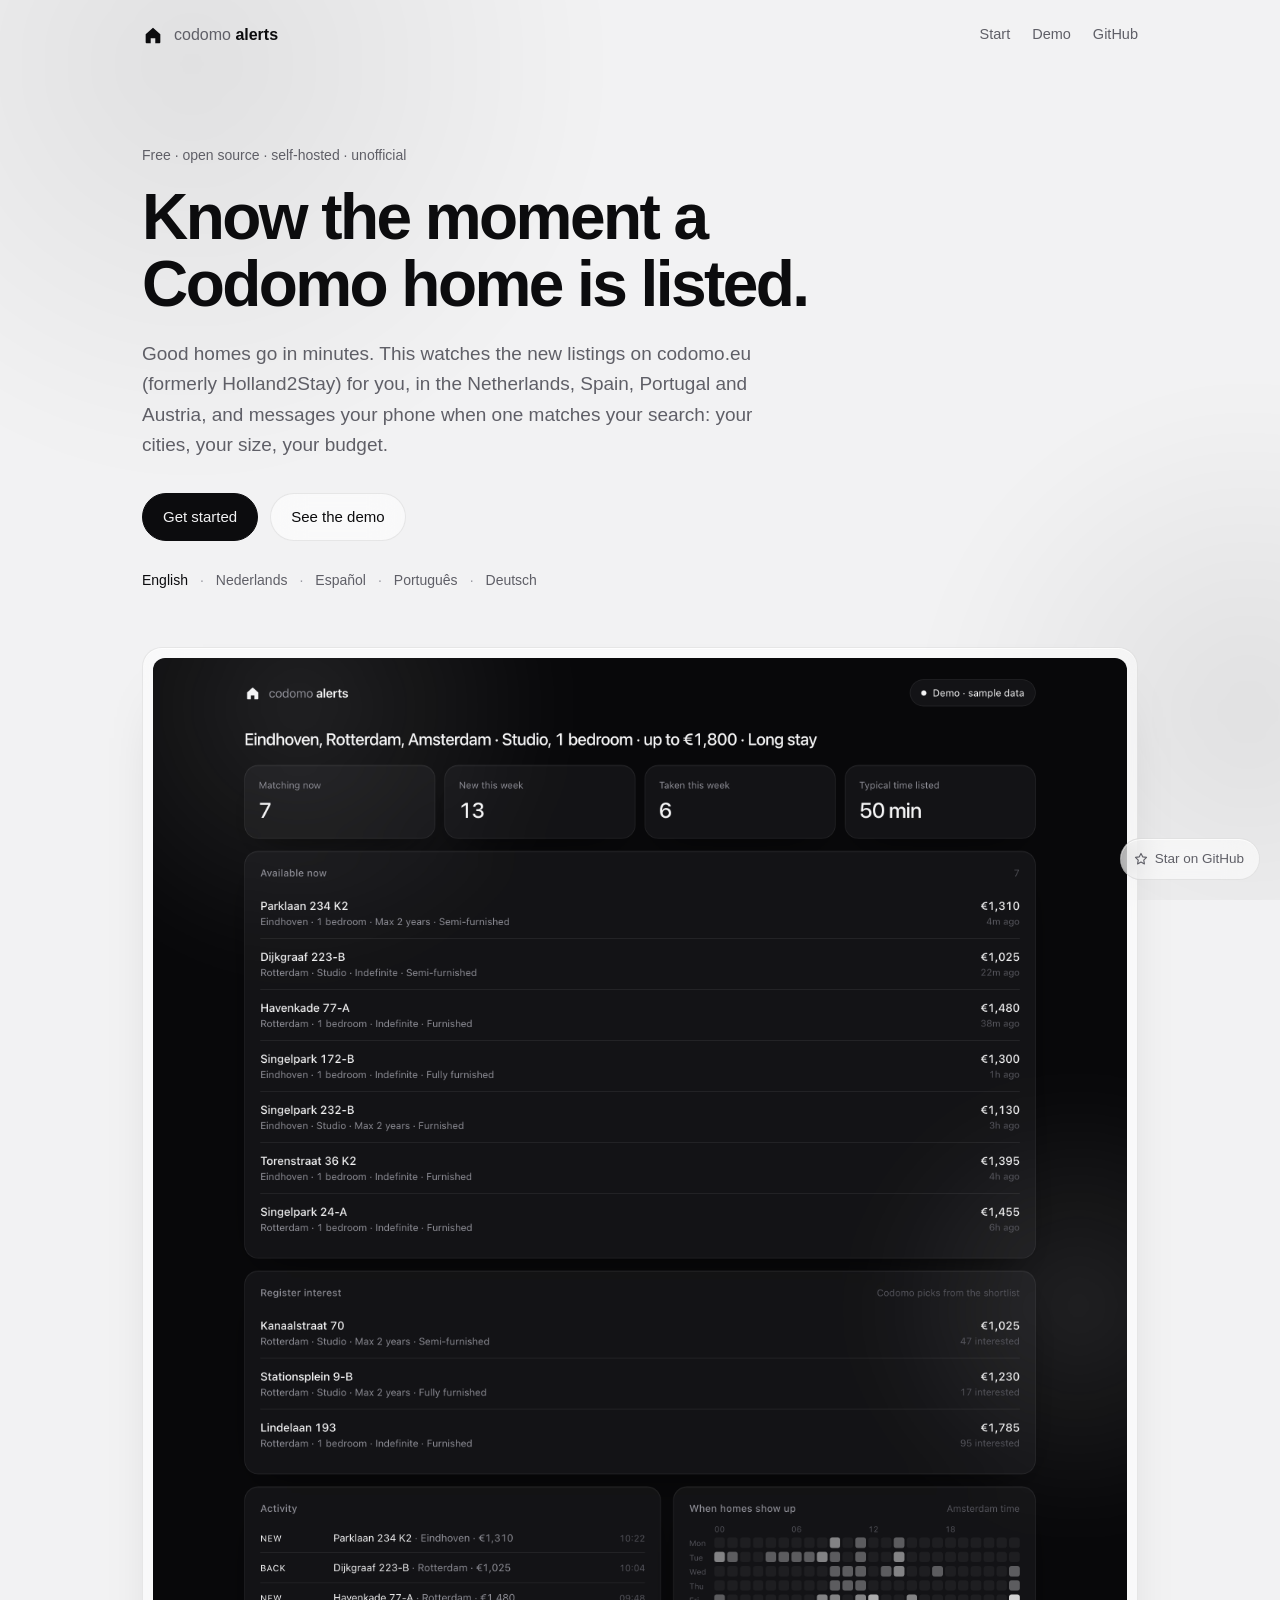
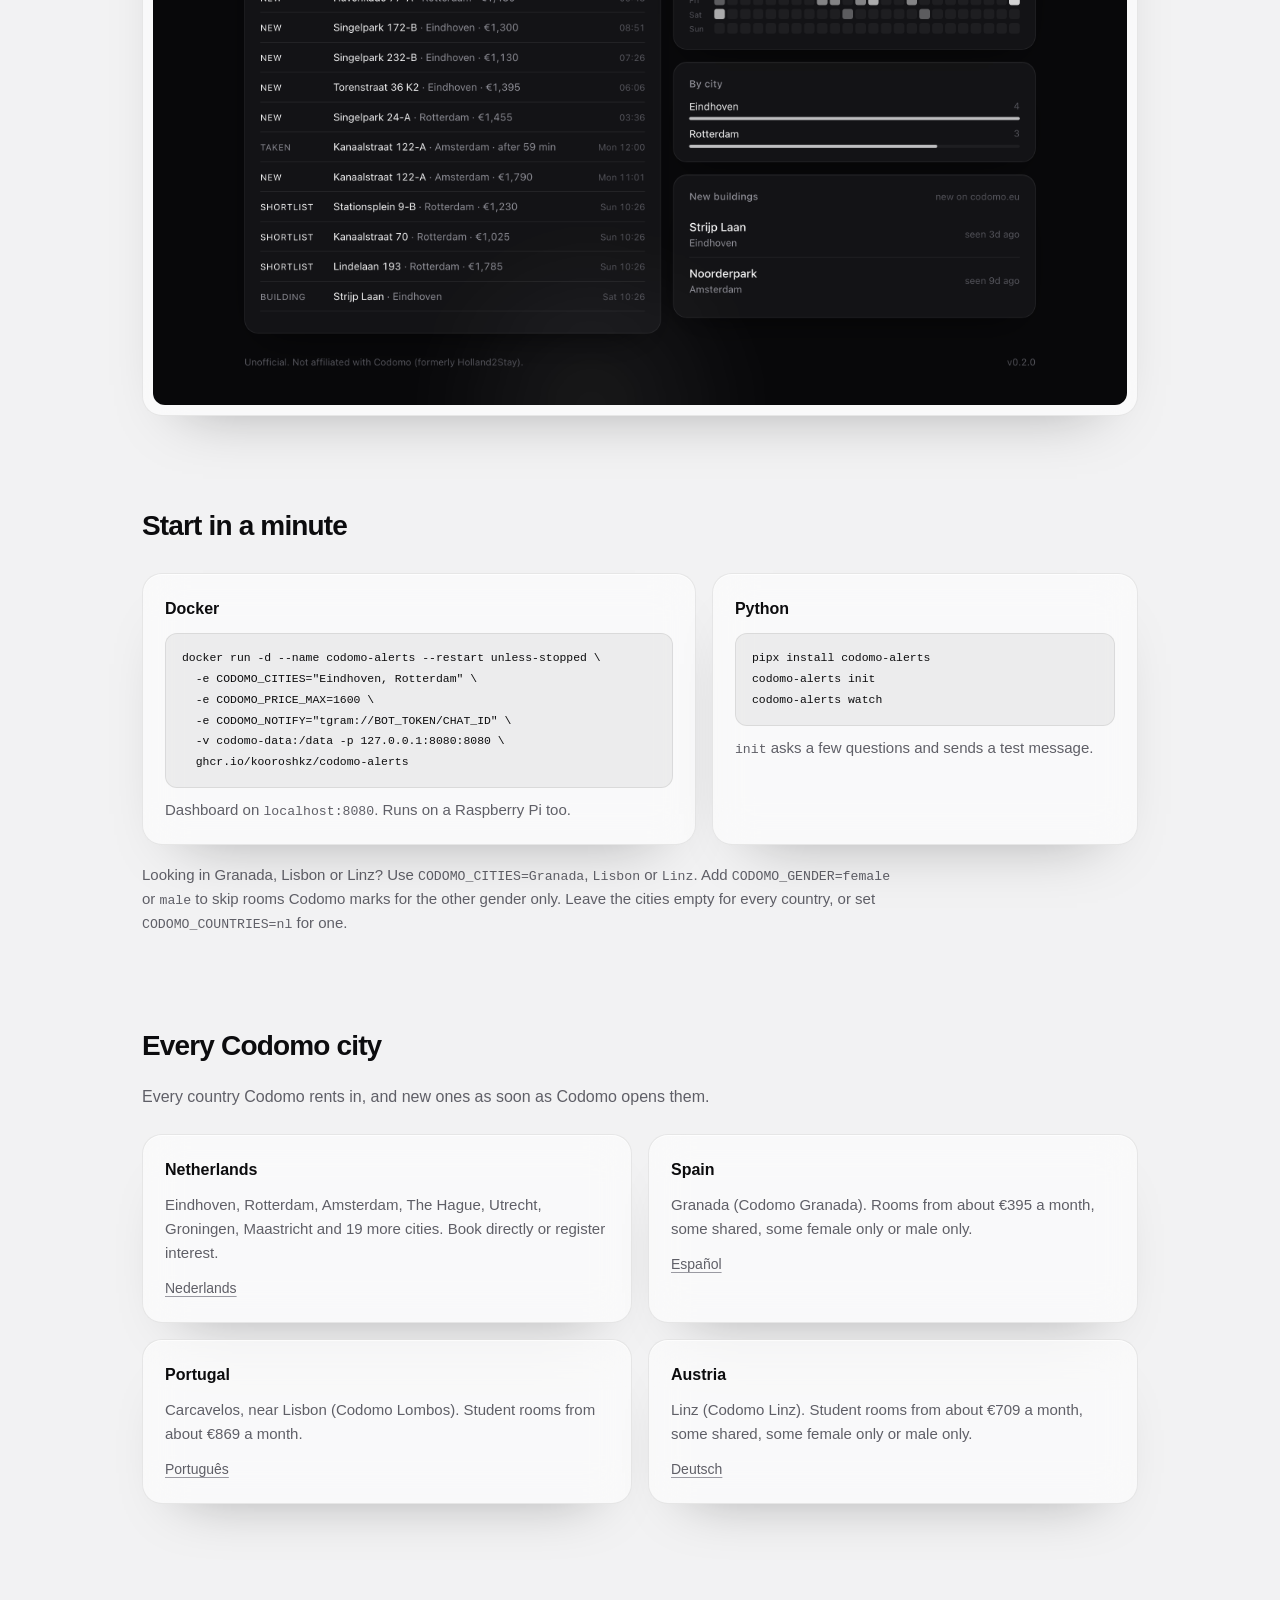
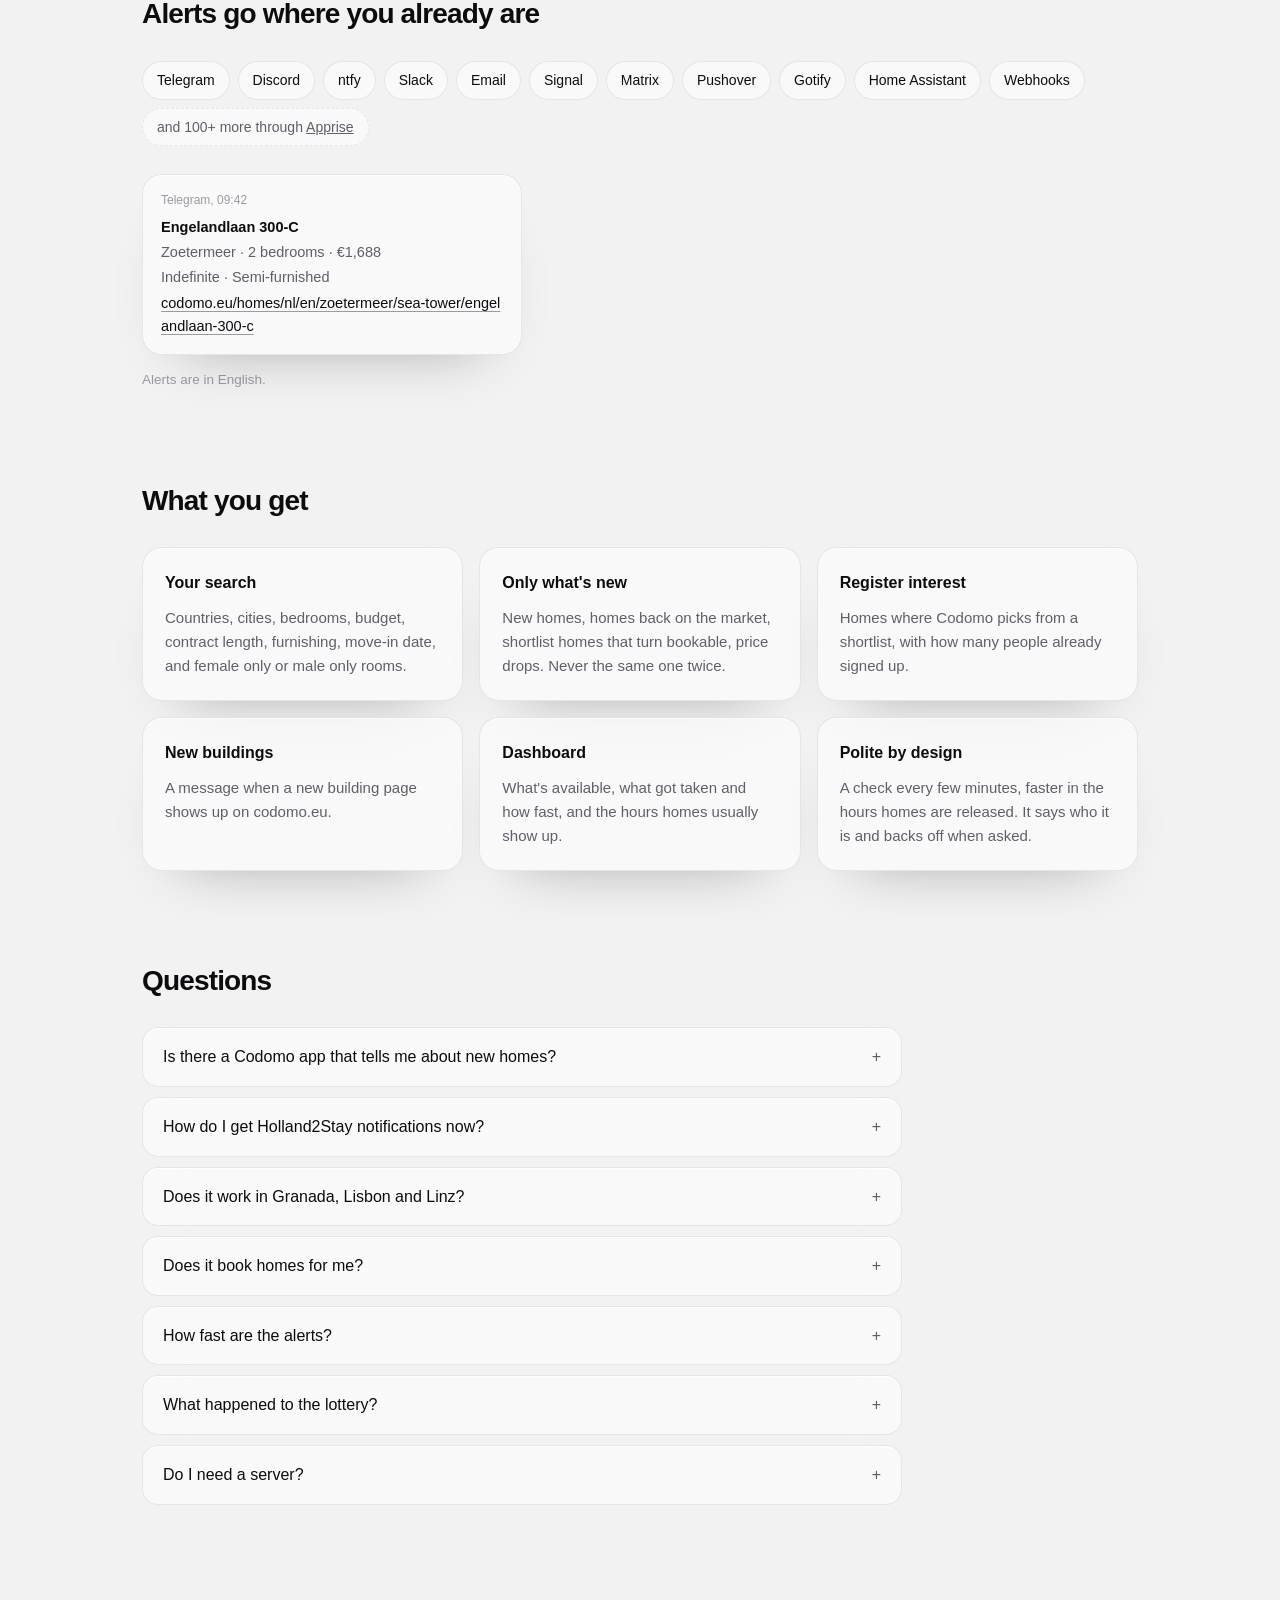
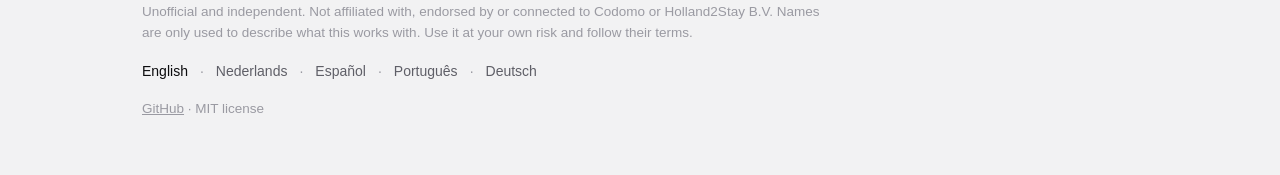
<file: docs/index.html>
<!doctype html>
<html lang="en">
<head>
  <meta charset="utf-8">
  <meta name="viewport" content="width=device-width, initial-scale=1">
  <meta name="color-scheme" content="dark light">
  <title>Codomo alerts for new listings (formerly Holland2Stay alerts)</title>
  <meta name="description" content="Free alerts for new Codomo homes (formerly Holland2Stay) in the Netherlands, Granada, Lisbon and Linz. Your city, size and budget, sent to Telegram, Discord, ntfy or email.">
  <link rel="canonical" href="https://kooroshkz.github.io/codomo-alerts/">
  <link rel="alternate" hreflang="en" href="https://kooroshkz.github.io/codomo-alerts/">
  <link rel="alternate" hreflang="nl" href="https://kooroshkz.github.io/codomo-alerts/nl/">
  <link rel="alternate" hreflang="es" href="https://kooroshkz.github.io/codomo-alerts/es/">
  <link rel="alternate" hreflang="pt" href="https://kooroshkz.github.io/codomo-alerts/pt/">
  <link rel="alternate" hreflang="de" href="https://kooroshkz.github.io/codomo-alerts/de/">
  <link rel="alternate" hreflang="x-default" href="https://kooroshkz.github.io/codomo-alerts/">
  <meta property="og:type" content="website">
  <meta property="og:site_name" content="Codomo alerts">
  <meta property="og:title" content="Codomo alerts (formerly Holland2Stay alerts)">
  <meta property="og:description" content="Know the moment a Codomo home matching your search is listed, in the Netherlands, Spain, Portugal and Austria.">
  <meta property="og:url" content="https://kooroshkz.github.io/codomo-alerts/">
  <meta property="og:image" content="https://kooroshkz.github.io/codomo-alerts/assets/og.png">
  <meta property="og:image:width" content="1280">
  <meta property="og:image:height" content="640">
  <meta property="og:locale" content="en_US">
  <meta property="og:locale:alternate" content="nl_NL">
  <meta property="og:locale:alternate" content="es_ES">
  <meta property="og:locale:alternate" content="pt_PT">
  <meta property="og:locale:alternate" content="de_AT">
  <meta name="twitter:card" content="summary_large_image">
  <meta name="twitter:title" content="Codomo alerts (formerly Holland2Stay alerts)">
  <meta name="twitter:description" content="Know the moment a Codomo home matching your search is listed, in the Netherlands, Spain, Portugal and Austria.">
  <meta name="twitter:image" content="https://kooroshkz.github.io/codomo-alerts/assets/og.png">
  <link rel="icon" href="assets/favicon.svg" type="image/svg+xml">
  <link rel="stylesheet" href="site.css">
  <script type="application/ld+json">
  {
    "@context": "https://schema.org",
    "@type": "SoftwareApplication",
    "name": "Codomo alerts",
    "alternateName": [
      "codomo-alerts",
      "Holland2Stay alerts",
      "holland2stay-alerts"
    ],
    "description": "Free, self-hosted alerts for new Codomo homes (formerly Holland2Stay) in the Netherlands, Spain, Portugal and Austria.",
    "inLanguage": "en",
    "applicationCategory": "UtilitiesApplication",
    "operatingSystem": "Linux, macOS, Windows, Docker",
    "offers": {
      "@type": "Offer",
      "price": "0",
      "priceCurrency": "EUR"
    },
    "isAccessibleForFree": true,
    "url": "https://kooroshkz.github.io/codomo-alerts/",
    "image": "https://kooroshkz.github.io/codomo-alerts/assets/og.png",
    "screenshot": "https://kooroshkz.github.io/codomo-alerts/assets/dashboard.png",
    "codeRepository": "https://github.com/kooroshkz/codomo-alerts",
    "downloadUrl": "https://github.com/kooroshkz/codomo-alerts",
    "license": "https://opensource.org/licenses/MIT",
    "author": {
      "@type": "Person",
      "name": "kooroshkz",
      "url": "https://github.com/kooroshkz"
    }
  }
  </script>
  <script type="application/ld+json">
  {
    "@context": "https://schema.org",
    "@type": "FAQPage",
    "inLanguage": "en",
    "mainEntity": [
      {
        "@type": "Question",
        "name": "Is there a Codomo app that tells me about new homes?",
        "acceptedAnswer": {
          "@type": "Answer",
          "text": "Codomo uses the home search in your tenant portal for register-interest homes. For a message about every new listing, filtered your way and sent to the app you already use, run this free, unofficial tool."
        }
      },
      {
        "@type": "Question",
        "name": "How do I get Holland2Stay notifications now?",
        "acceptedAnswer": {
          "@type": "Answer",
          "text": "Holland2Stay became Codomo on 16 November 2026 and holland2stay.com now redirects to codomo.eu. Tools that used the old Holland2Stay API stopped working. This tool was called holland2stay-alerts and reads codomo.eu since version 0.2.0, and your city names still work."
        }
      },
      {
        "@type": "Question",
        "name": "Does it work in Granada, Lisbon and Linz?",
        "acceptedAnswer": {
          "@type": "Answer",
          "text": "Yes. Set CODOMO_CITIES to Granada, Lisbon (Carcavelos) or Linz. Some rooms there are shared, and some are female only or male only: set CODOMO_GENDER to skip the rooms that aren't open to you."
        }
      },
      {
        "@type": "Question",
        "name": "Does it book homes for me?",
        "acceptedAnswer": {
          "@type": "Answer",
          "text": "No. It tells you, you book on codomo.eu yourself. Automated booking is against their terms. Keep a browser tab open and stay logged in so you're one click away."
        }
      },
      {
        "@type": "Question",
        "name": "How fast are the alerts?",
        "acceptedAnswer": {
          "@type": "Answer",
          "text": "Usually within two minutes during weekday release hours, a few minutes the rest of the day. Cheap homes in big cities can still go within a minute, so be ready to act."
        }
      },
      {
        "@type": "Question",
        "name": "What happened to the lottery?",
        "acceptedAnswer": {
          "@type": "Answer",
          "text": "Codomo replaced it with \"Register interest\": you sign up for a home and Codomo picks someone from the shortlist, using your search profile. It is not first come, first served. You get a message when such a home matches your search, with how many people already showed interest."
        }
      },
      {
        "@type": "Question",
        "name": "Do I need a server?",
        "acceptedAnswer": {
          "@type": "Answer",
          "text": "No. Any computer that stays on works: a laptop on power, a Raspberry Pi, a NAS or a small VPS."
        }
      }
    ]
  }
  </script>
</head>
<body>
  <div class="backdrop" aria-hidden="true"><span></span><span></span><span></span></div>

  <header class="nav">
    <a class="brand" href="">
      <svg viewBox="0 0 24 24" aria-hidden="true"><path d="M4 11.2 12 4l8 7.2V20a1 1 0 0 1-1 1h-4.5v-5.5h-5V21H5a1 1 0 0 1-1-1z"/></svg>
      <span>codomo <b>alerts</b></span>
    </a>
    <nav>
      <a href="#start">Start</a>
      <a href="demo/">Demo</a>
      <a href="https://github.com/kooroshkz/codomo-alerts">GitHub</a>
    </nav>
  </header>

  <main>
    <section class="hero">
      <p class="eyebrow">Free · open source · self-hosted · unofficial</p>
      <h1>Know the moment a Codomo home is listed.</h1>
      <p class="lead">Good homes go in minutes. This watches the new listings on codomo.eu (formerly Holland2Stay) for you, in the Netherlands, Spain, Portugal and Austria, and messages your phone when one matches your search: your cities, your size, your budget.</p>
      <div class="cta">
        <a class="button primary" href="#start">Get started</a>
        <a class="button" href="demo/">See the demo</a>
      </div>
      <p class="langs"><a href="" hreflang="en" lang="en" aria-current="page">English</a> · <a href="nl/" hreflang="nl" lang="nl">Nederlands</a> · <a href="es/" hreflang="es" lang="es">Español</a> · <a href="pt/" hreflang="pt" lang="pt-PT">Português</a> · <a href="de/" hreflang="de" lang="de">Deutsch</a></p>
    </section>

    <figure class="shot glass">
      <img src="assets/dashboard.png" alt="The dashboard: matching homes, activity, and when new homes show up" width="1280" height="1770" loading="lazy">
    </figure>

    <section id="start">
      <h2>Start in a minute</h2>
      <div class="two">
        <div class="glass card">
          <h3>Docker</h3>
          <pre><code>docker run -d --name codomo-alerts --restart unless-stopped \
  -e CODOMO_CITIES=&quot;Eindhoven, Rotterdam&quot; \
  -e CODOMO_PRICE_MAX=1600 \
  -e CODOMO_NOTIFY=&quot;tgram://BOT_TOKEN/CHAT_ID&quot; \
  -v codomo-data:/data -p 127.0.0.1:8080:8080 \
  ghcr.io/kooroshkz/codomo-alerts</code></pre>
          <p>Dashboard on <code>localhost:8080</code>. Runs on a Raspberry Pi too.</p>
        </div>
        <div class="glass card">
          <h3>Python</h3>
          <pre><code>pipx install codomo-alerts
codomo-alerts init
codomo-alerts watch</code></pre>
          <p><code>init</code> asks a few questions and sends a test message.</p>
        </div>
      </div>
      <p class="hint">Looking in Granada, Lisbon or Linz? Use <code>CODOMO_CITIES=Granada</code>, <code>Lisbon</code> or <code>Linz</code>. Add <code>CODOMO_GENDER=female</code> or <code>male</code> to skip rooms Codomo marks for the other gender only. Leave the cities empty for every country, or set <code>CODOMO_COUNTRIES=nl</code> for one.</p>
    </section>

    <section id="where">
      <h2>Every Codomo city</h2>
      <p class="intro">Every country Codomo rents in, and new ones as soon as Codomo opens them.</p>
      <div class="grid two-col">
        <div class="glass card"><h3>Netherlands</h3><p>Eindhoven, Rotterdam, Amsterdam, The Hague, Utrecht, Groningen, Maastricht and 19 more cities. Book directly or register interest.</p><a class="more-link" href="nl/" hreflang="nl" lang="nl">Nederlands</a></div>
        <div class="glass card"><h3>Spain</h3><p>Granada (Codomo Granada). Rooms from about €395 a month, some shared, some female only or male only.</p><a class="more-link" href="es/" hreflang="es" lang="es">Español</a></div>
        <div class="glass card"><h3>Portugal</h3><p>Carcavelos, near Lisbon (Codomo Lombos). Student rooms from about €869 a month.</p><a class="more-link" href="pt/" hreflang="pt" lang="pt-PT">Português</a></div>
        <div class="glass card"><h3>Austria</h3><p>Linz (Codomo Linz). Student rooms from about €709 a month, some shared, some female only or male only.</p><a class="more-link" href="de/" hreflang="de" lang="de">Deutsch</a></div>
      </div>
    </section>

    <section>
      <h2>Alerts go where you already are</h2>
      <ul class="chips">
        <li>Telegram</li><li>Discord</li><li>ntfy</li><li>Slack</li><li>Email</li><li>Signal</li>
        <li>Matrix</li><li>Pushover</li><li>Gotify</li><li>Home Assistant</li><li>Webhooks</li>
        <li class="more">and 100+ more through <a href="https://github.com/caronc/apprise/wiki">Apprise</a></li>
      </ul>
      <div class="glass message">
        <small>Telegram, 09:42</small>
        <strong>Engelandlaan 300-C</strong>
        <span>Zoetermeer · 2 bedrooms · €1,688</span>
        <span>Indefinite · Semi-furnished</span>
        <span class="link">codomo.eu/homes/nl/en/zoetermeer/sea-tower/engelandlaan-300-c</span>
      </div>
      <p class="note">Alerts are in English.</p>
    </section>

    <section>
      <h2>What you get</h2>
      <div class="grid">
        <div class="glass card"><h3>Your search</h3><p>Countries, cities, bedrooms, budget, contract length, furnishing, move-in date, and female only or male only rooms.</p></div>
        <div class="glass card"><h3>Only what's new</h3><p>New homes, homes back on the market, shortlist homes that turn bookable, price drops. Never the same one twice.</p></div>
        <div class="glass card"><h3>Register interest</h3><p>Homes where Codomo picks from a shortlist, with how many people already signed up.</p></div>
        <div class="glass card"><h3>New buildings</h3><p>A message when a new building page shows up on codomo.eu.</p></div>
        <div class="glass card"><h3>Dashboard</h3><p>What's available, what got taken and how fast, and the hours homes usually show up.</p></div>
        <div class="glass card"><h3>Polite by design</h3><p>A check every few minutes, faster in the hours homes are released. It says who it is and backs off when asked.</p></div>
      </div>
    </section>

    <section id="faq">
      <h2>Questions</h2>
      <div class="faq">
        <details class="glass"><summary>Is there a Codomo app that tells me about new homes?</summary><p>Codomo uses the home search in your tenant portal for register-interest homes. For a message about every new listing, filtered your way and sent to the app you already use, run this free, unofficial tool.</p></details>
        <details class="glass"><summary>How do I get Holland2Stay notifications now?</summary><p>Holland2Stay became Codomo on 16 November 2026 and holland2stay.com now redirects to codomo.eu. Tools that used the old Holland2Stay API stopped working. This tool was called holland2stay-alerts and reads codomo.eu since version 0.2.0, and your city names still work.</p></details>
        <details class="glass"><summary>Does it work in Granada, Lisbon and Linz?</summary><p>Yes. Set <code>CODOMO_CITIES</code> to Granada, Lisbon (Carcavelos) or Linz. Some rooms there are shared, and some are female only or male only: set <code>CODOMO_GENDER</code> to skip the rooms that aren't open to you.</p></details>
        <details class="glass"><summary>Does it book homes for me?</summary><p>No. It tells you, you book on codomo.eu yourself. Automated booking is against their terms. Keep a browser tab open and stay logged in so you're one click away.</p></details>
        <details class="glass"><summary>How fast are the alerts?</summary><p>Usually within two minutes during weekday release hours, a few minutes the rest of the day. Cheap homes in big cities can still go within a minute, so be ready to act.</p></details>
        <details class="glass"><summary>What happened to the lottery?</summary><p>Codomo replaced it with "Register interest": you sign up for a home and Codomo picks someone from the shortlist, using your search profile. It is not first come, first served. You get a message when such a home matches your search, with how many people already showed interest.</p></details>
        <details class="glass"><summary>Do I need a server?</summary><p>No. Any computer that stays on works: a laptop on power, a Raspberry Pi, a NAS or a small VPS.</p></details>
      </div>
    </section>
  </main>

  <footer>
    <p>Unofficial and independent. Not affiliated with, endorsed by or connected to Codomo or Holland2Stay B.V. Names are only used to describe what this works with. Use it at your own risk and follow their terms.</p>
    <p class="langs"><a href="" hreflang="en" lang="en" aria-current="page">English</a> · <a href="nl/" hreflang="nl" lang="nl">Nederlands</a> · <a href="es/" hreflang="es" lang="es">Español</a> · <a href="pt/" hreflang="pt" lang="pt-PT">Português</a> · <a href="de/" hreflang="de" lang="de">Deutsch</a></p>
    <p><a href="https://github.com/kooroshkz/codomo-alerts">GitHub</a> · MIT license</p>
  </footer>

  <div class="star">
    <a href="https://github.com/kooroshkz/codomo-alerts" target="_blank" rel="noopener"
       aria-label="Star codomo-alerts on GitHub">
      <svg viewBox="0 0 16 16" aria-hidden="true"><path d="M8 1.6l1.95 3.95 4.36.64-3.16 3.07.75 4.34L8 11.55 4.1 13.6l.75-4.34L1.69 6.19l4.36-.64z"/></svg>
      <span>Star <span class="long">on GitHub</span></span>
      <b id="stars" hidden></b>
    </a>
  </div>
  <script>
    // Star count, once it's worth showing. Cached for an hour per visit.
    (async () => {
      const el = document.getElementById("stars");
      const show = (n) => {
        if (n < 10) return;
        el.textContent = n >= 1000 ? `${(n / 1000).toFixed(1).replace(/\.0$/, "")}k` : String(n);
        el.hidden = false;
      };
      try {
        const cached = JSON.parse(sessionStorage.getItem("codomo-alerts-stars") || "null");
        if (cached && Date.now() - cached.t < 3600e3) return show(cached.n);
      } catch (e) { /* no storage */ }
      try {
        const res = await fetch("https://api.github.com/repos/kooroshkz/codomo-alerts");
        const n = (await res.json()).stargazers_count;
        if (typeof n !== "number") return;
        show(n);
        try { sessionStorage.setItem("codomo-alerts-stars", JSON.stringify({ n, t: Date.now() })); } catch (e) { /* no storage */ }
      } catch (e) { /* offline or rate limited: just the button */ }
    })();
  </script>
</body>
</html>
</file>
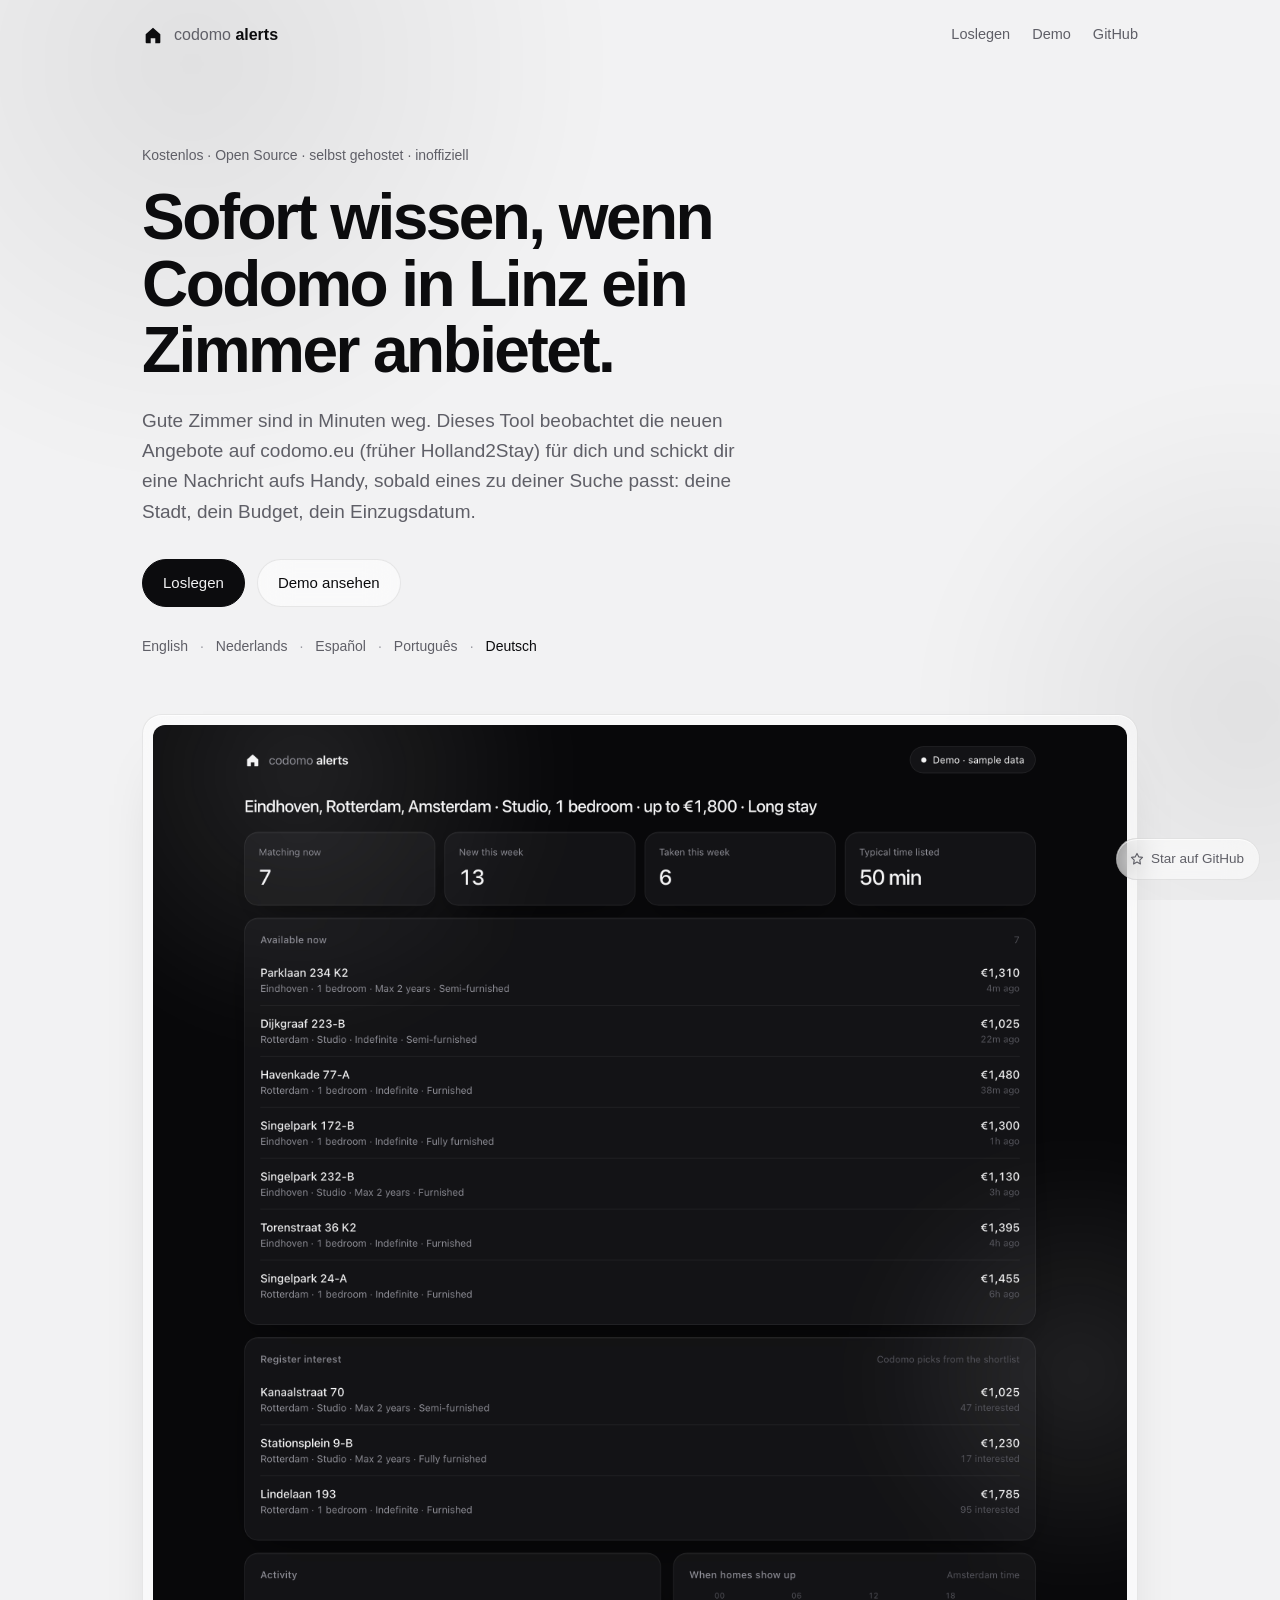
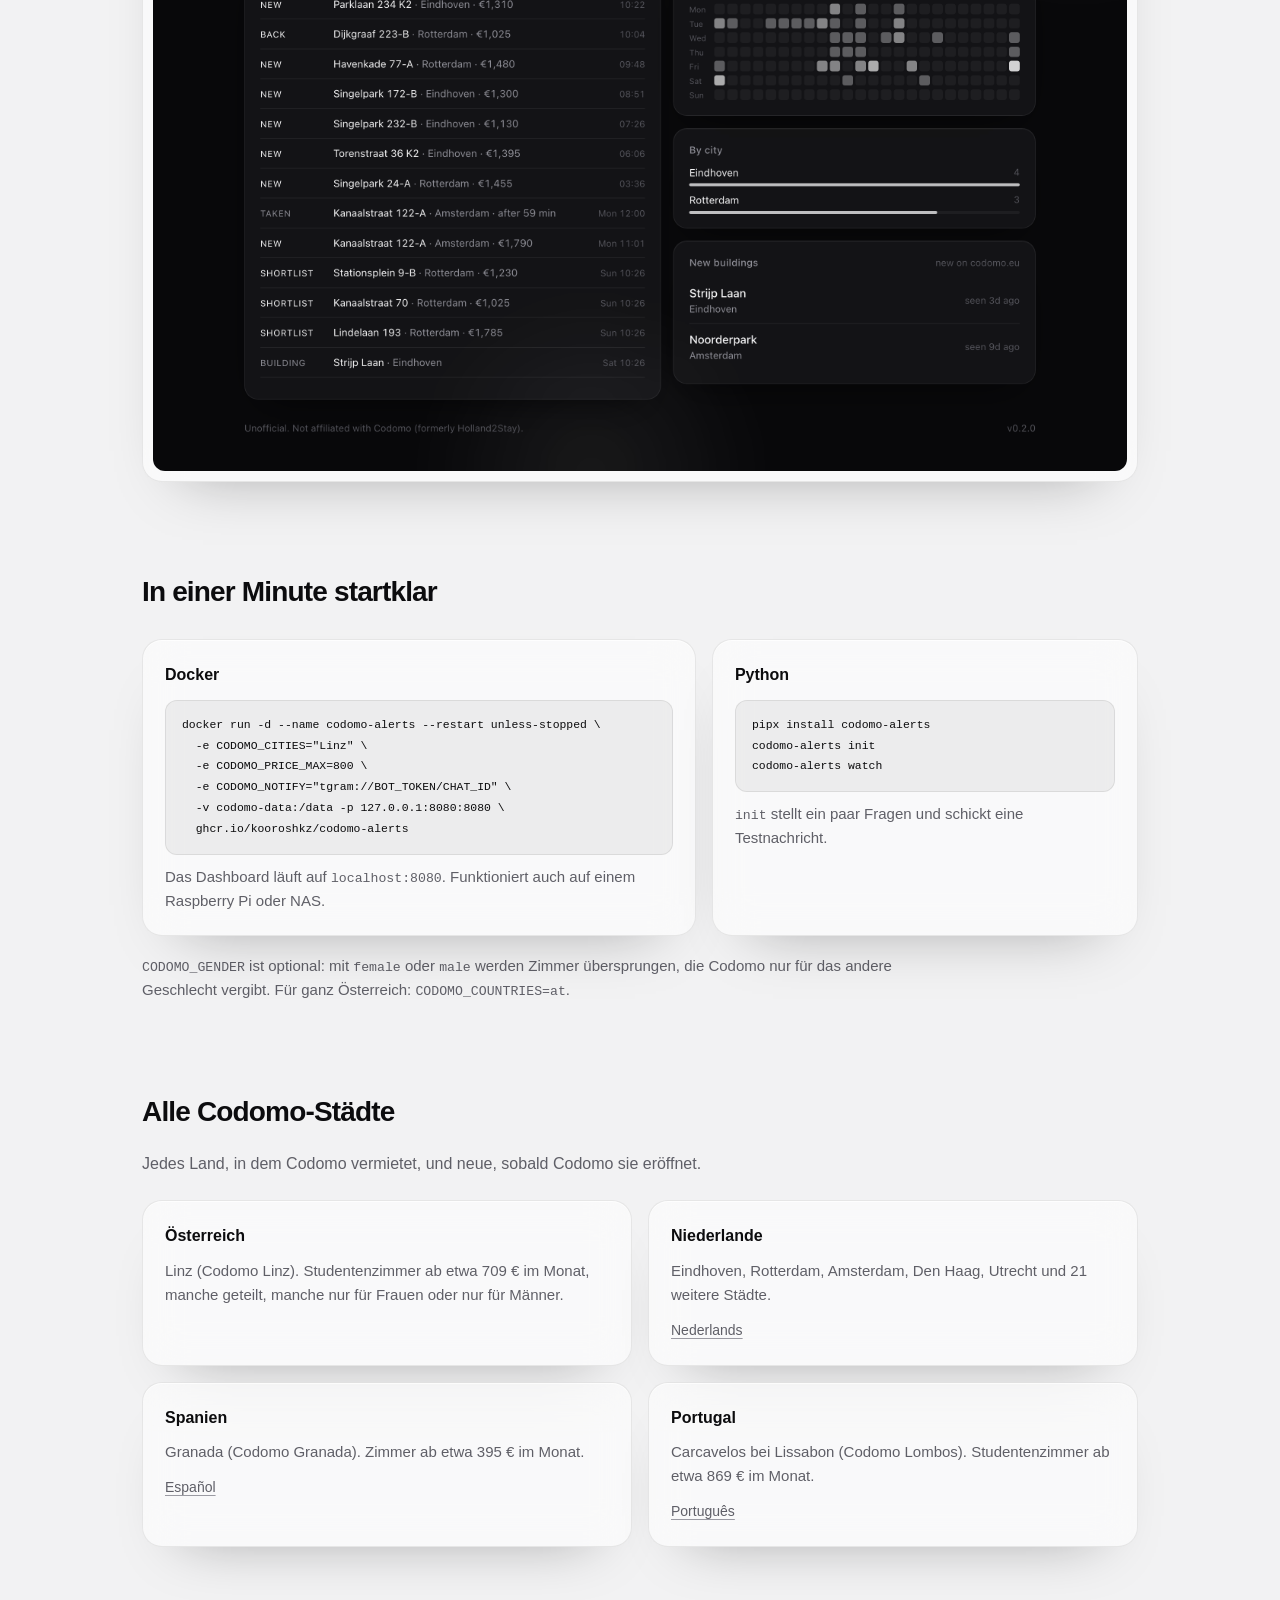
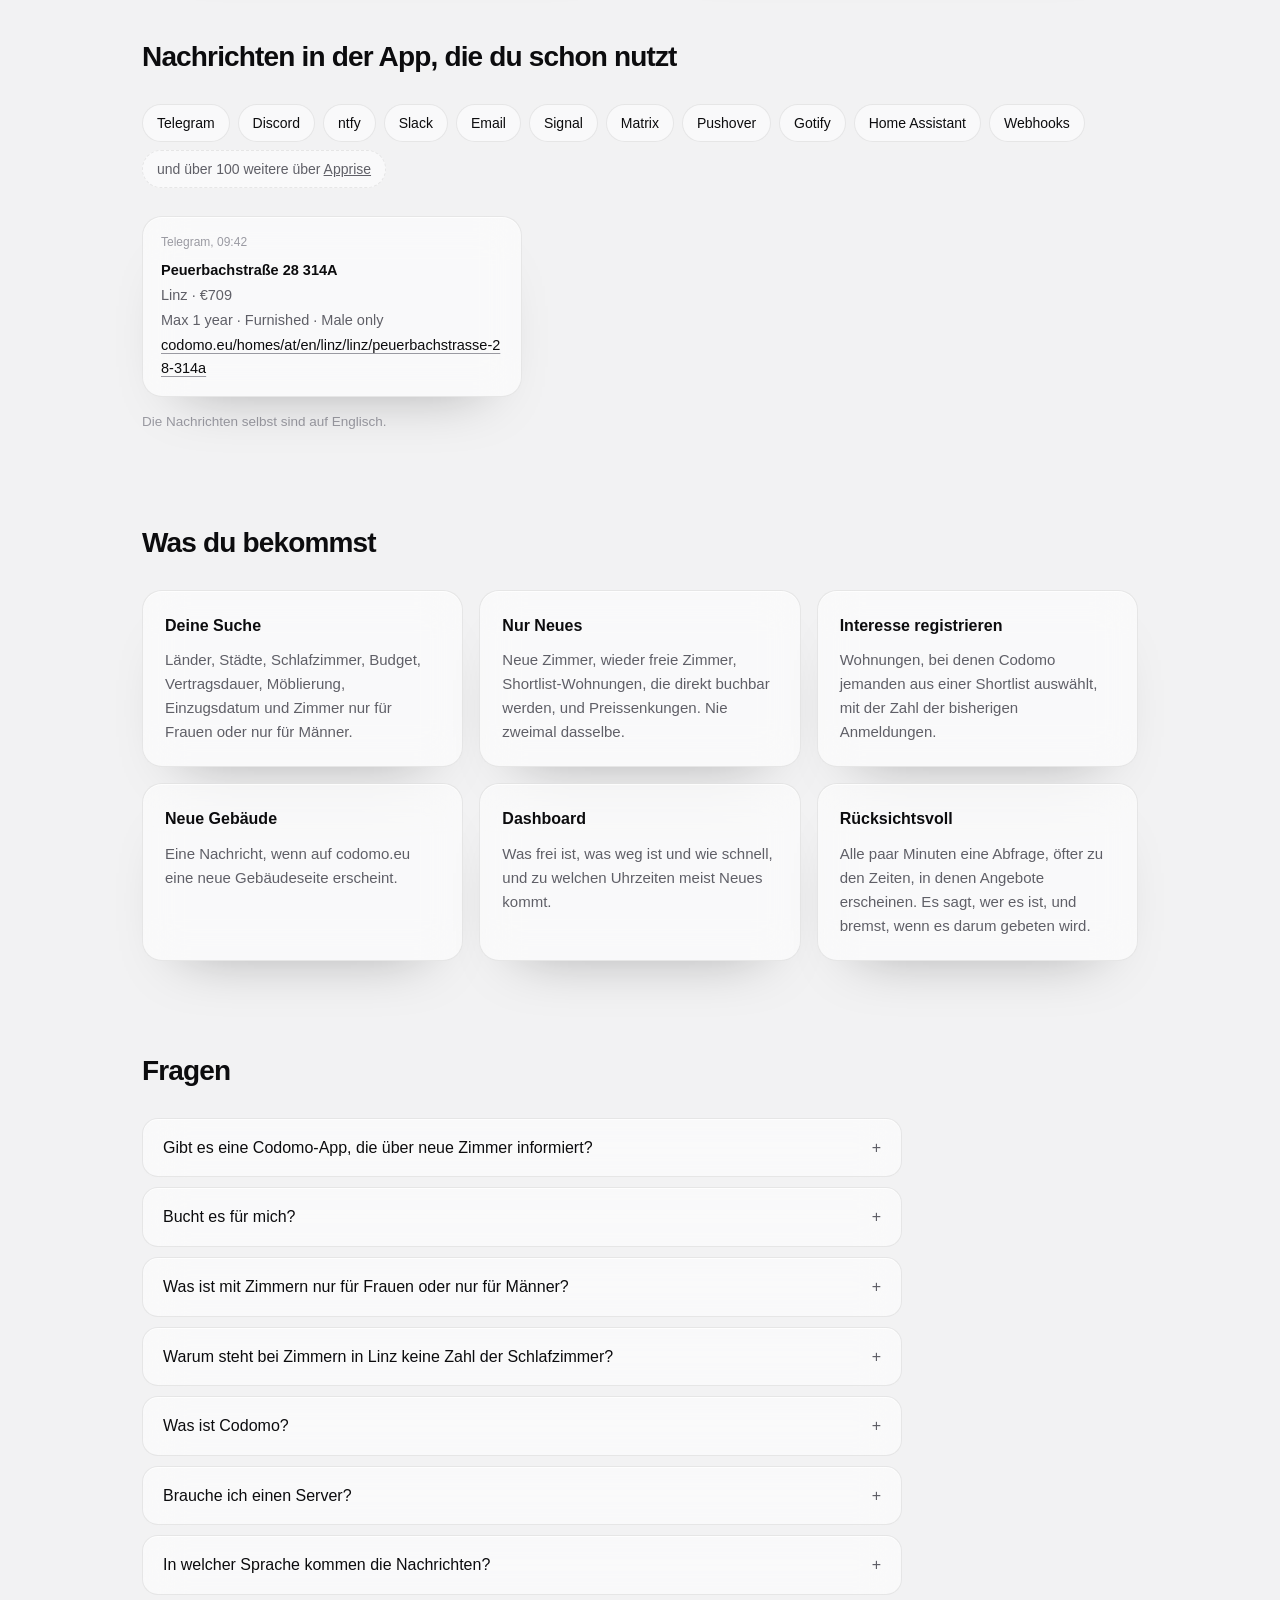
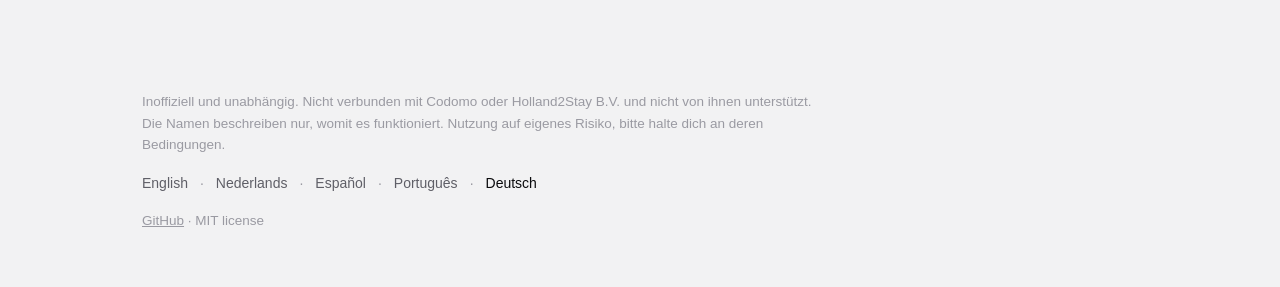
<file: docs/de/index.html>
<!doctype html>
<html lang="de">
<head>
  <meta charset="utf-8">
  <meta name="viewport" content="width=device-width, initial-scale=1">
  <meta name="color-scheme" content="dark light">
  <title>Codomo-Benachrichtigung für Linz: neue Zimmer sofort gemeldet</title>
  <meta name="description" content="Kostenlose, quelloffene Benachrichtigungen für neue Codomo-Zimmer (früher Holland2Stay) in Linz. Eine Nachricht per Telegram, Discord, ntfy oder E-Mail, sobald ein passendes Zimmer online ist.">
  <link rel="canonical" href="https://kooroshkz.github.io/codomo-alerts/de/">
  <link rel="alternate" hreflang="en" href="https://kooroshkz.github.io/codomo-alerts/">
  <link rel="alternate" hreflang="nl" href="https://kooroshkz.github.io/codomo-alerts/nl/">
  <link rel="alternate" hreflang="es" href="https://kooroshkz.github.io/codomo-alerts/es/">
  <link rel="alternate" hreflang="pt" href="https://kooroshkz.github.io/codomo-alerts/pt/">
  <link rel="alternate" hreflang="de" href="https://kooroshkz.github.io/codomo-alerts/de/">
  <link rel="alternate" hreflang="x-default" href="https://kooroshkz.github.io/codomo-alerts/">
  <meta property="og:type" content="website">
  <meta property="og:site_name" content="Codomo alerts">
  <meta property="og:title" content="Codomo-Benachrichtigung für Linz">
  <meta property="og:description" content="Sofort wissen, wenn Codomo in Linz ein Zimmer anbietet, das zu deiner Suche passt.">
  <meta property="og:url" content="https://kooroshkz.github.io/codomo-alerts/de/">
  <meta property="og:image" content="https://kooroshkz.github.io/codomo-alerts/assets/og.png">
  <meta property="og:image:width" content="1280">
  <meta property="og:image:height" content="640">
  <meta property="og:locale" content="de_AT">
  <meta property="og:locale:alternate" content="en_US">
  <meta property="og:locale:alternate" content="nl_NL">
  <meta property="og:locale:alternate" content="es_ES">
  <meta property="og:locale:alternate" content="pt_PT">
  <meta name="twitter:card" content="summary_large_image">
  <meta name="twitter:title" content="Codomo-Benachrichtigung für Linz">
  <meta name="twitter:description" content="Sofort wissen, wenn Codomo in Linz ein Zimmer anbietet, das zu deiner Suche passt.">
  <meta name="twitter:image" content="https://kooroshkz.github.io/codomo-alerts/assets/og.png">
  <link rel="icon" href="../assets/favicon.svg" type="image/svg+xml">
  <link rel="stylesheet" href="../site.css">
  <script type="application/ld+json">
  {
    "@context": "https://schema.org",
    "@type": "SoftwareApplication",
    "name": "Codomo alerts",
    "alternateName": [
      "codomo-alerts",
      "Holland2Stay alerts",
      "holland2stay-alerts"
    ],
    "description": "Kostenlose Benachrichtigungen für neue Codomo-Zimmer (früher Holland2Stay) in Linz und in allen Codomo-Ländern.",
    "inLanguage": "de",
    "applicationCategory": "UtilitiesApplication",
    "operatingSystem": "Linux, macOS, Windows, Docker",
    "offers": {
      "@type": "Offer",
      "price": "0",
      "priceCurrency": "EUR"
    },
    "isAccessibleForFree": true,
    "url": "https://kooroshkz.github.io/codomo-alerts/de/",
    "image": "https://kooroshkz.github.io/codomo-alerts/assets/og.png",
    "screenshot": "https://kooroshkz.github.io/codomo-alerts/assets/dashboard.png",
    "codeRepository": "https://github.com/kooroshkz/codomo-alerts",
    "downloadUrl": "https://github.com/kooroshkz/codomo-alerts",
    "license": "https://opensource.org/licenses/MIT",
    "author": {
      "@type": "Person",
      "name": "kooroshkz",
      "url": "https://github.com/kooroshkz"
    }
  }
  </script>
  <script type="application/ld+json">
  {
    "@context": "https://schema.org",
    "@type": "FAQPage",
    "inLanguage": "de",
    "mainEntity": [
      {
        "@type": "Question",
        "name": "Gibt es eine Codomo-App, die über neue Zimmer informiert?",
        "acceptedAnswer": {
          "@type": "Answer",
          "text": "Codomo nutzt das Suchprofil in deinem Mieterportal für Wohnungen mit Interessenregistrierung. Für eine Nachricht zu jedem neuen Angebot, nach deinen Filtern und in der App, die du schon nutzt, gibt es dieses kostenlose, inoffizielle Tool."
        }
      },
      {
        "@type": "Question",
        "name": "Bucht es für mich?",
        "acceptedAnswer": {
          "@type": "Answer",
          "text": "Nein. Es sagt dir Bescheid, buchen musst du selbst auf codomo.eu. Automatisches Buchen verstößt gegen deren Bedingungen. Lass einen Tab offen und bleib eingeloggt, dann bist du einen Klick entfernt."
        }
      },
      {
        "@type": "Question",
        "name": "Was ist mit Zimmern nur für Frauen oder nur für Männer?",
        "acceptedAnswer": {
          "@type": "Answer",
          "text": "Codomo kennzeichnet manche Zimmer in Linz und Granada so. Die Nachricht zeigt das an, und mit CODOMO_GENDER=female oder male werden die übersprungen, die nicht für dich sind."
        }
      },
      {
        "@type": "Question",
        "name": "Warum steht bei Zimmern in Linz keine Zahl der Schlafzimmer?",
        "acceptedAnswer": {
          "@type": "Answer",
          "text": "Codomo gibt keine an. Es sind Zimmer in einem Studentenheim, deshalb zählt der Filter bedrooms sie als Studios: studio schließt sie ein, 2+ nicht."
        }
      },
      {
        "@type": "Question",
        "name": "Was ist Codomo?",
        "acceptedAnswer": {
          "@type": "Answer",
          "text": "Codomo, früher Holland2Stay, vermietet Zimmer, Studios und Wohnungen in den Niederlanden, in Granada, in Carcavelos bei Lissabon und in Linz. Dieses Tool ist nicht von Codomo."
        }
      },
      {
        "@type": "Question",
        "name": "Brauche ich einen Server?",
        "acceptedAnswer": {
          "@type": "Answer",
          "text": "Nein. Jeder Computer, der eingeschaltet bleibt, reicht: ein Laptop am Strom, ein Raspberry Pi, ein NAS oder ein kleiner VPS."
        }
      },
      {
        "@type": "Question",
        "name": "In welcher Sprache kommen die Nachrichten?",
        "acceptedAnswer": {
          "@type": "Answer",
          "text": "Auf Englisch, wie das Dashboard."
        }
      }
    ]
  }
  </script>
</head>
<body>
  <div class="backdrop" aria-hidden="true"><span></span><span></span><span></span></div>

  <header class="nav">
    <a class="brand" href="../de/">
      <svg viewBox="0 0 24 24" aria-hidden="true"><path d="M4 11.2 12 4l8 7.2V20a1 1 0 0 1-1 1h-4.5v-5.5h-5V21H5a1 1 0 0 1-1-1z"/></svg>
      <span>codomo <b>alerts</b></span>
    </a>
    <nav>
      <a href="#start">Loslegen</a>
      <a href="../demo/">Demo</a>
      <a href="https://github.com/kooroshkz/codomo-alerts">GitHub</a>
    </nav>
  </header>

  <main>
    <section class="hero">
      <p class="eyebrow">Kostenlos · Open Source · selbst gehostet · inoffiziell</p>
      <h1>Sofort wissen, wenn Codomo in Linz ein Zimmer anbietet.</h1>
      <p class="lead">Gute Zimmer sind in Minuten weg. Dieses Tool beobachtet die neuen Angebote auf codomo.eu (früher Holland2Stay) für dich und schickt dir eine Nachricht aufs Handy, sobald eines zu deiner Suche passt: deine Stadt, dein Budget, dein Einzugsdatum.</p>
      <div class="cta">
        <a class="button primary" href="#start">Loslegen</a>
        <a class="button" href="../demo/">Demo ansehen</a>
      </div>
      <p class="langs"><a href="../" hreflang="en" lang="en">English</a> · <a href="../nl/" hreflang="nl" lang="nl">Nederlands</a> · <a href="../es/" hreflang="es" lang="es">Español</a> · <a href="../pt/" hreflang="pt" lang="pt-PT">Português</a> · <a href="../de/" hreflang="de" lang="de" aria-current="page">Deutsch</a></p>
    </section>

    <figure class="shot glass">
      <img src="../assets/dashboard.png" alt="Das Dashboard: passende Zimmer, Aktivität und wann neue Angebote erscheinen" width="1280" height="1770" loading="lazy">
    </figure>

    <section id="start">
      <h2>In einer Minute startklar</h2>
      <div class="two">
        <div class="glass card">
          <h3>Docker</h3>
          <pre><code>docker run -d --name codomo-alerts --restart unless-stopped \
  -e CODOMO_CITIES=&quot;Linz&quot; \
  -e CODOMO_PRICE_MAX=800 \
  -e CODOMO_NOTIFY=&quot;tgram://BOT_TOKEN/CHAT_ID&quot; \
  -v codomo-data:/data -p 127.0.0.1:8080:8080 \
  ghcr.io/kooroshkz/codomo-alerts</code></pre>
          <p>Das Dashboard läuft auf <code>localhost:8080</code>. Funktioniert auch auf einem Raspberry Pi oder NAS.</p>
        </div>
        <div class="glass card">
          <h3>Python</h3>
          <pre><code>pipx install codomo-alerts
codomo-alerts init
codomo-alerts watch</code></pre>
          <p><code>init</code> stellt ein paar Fragen und schickt eine Testnachricht.</p>
        </div>
      </div>
      <p class="hint"><code>CODOMO_GENDER</code> ist optional: mit <code>female</code> oder <code>male</code> werden Zimmer übersprungen, die Codomo nur für das andere Geschlecht vergibt. Für ganz Österreich: <code>CODOMO_COUNTRIES=at</code>.</p>
    </section>

    <section id="where">
      <h2>Alle Codomo-Städte</h2>
      <p class="intro">Jedes Land, in dem Codomo vermietet, und neue, sobald Codomo sie eröffnet.</p>
      <div class="grid two-col">
        <div class="glass card"><h3>Österreich</h3><p>Linz (Codomo Linz). Studentenzimmer ab etwa 709 € im Monat, manche geteilt, manche nur für Frauen oder nur für Männer.</p></div>
        <div class="glass card"><h3>Niederlande</h3><p>Eindhoven, Rotterdam, Amsterdam, Den Haag, Utrecht und 21 weitere Städte.</p><a class="more-link" href="../nl/" hreflang="nl" lang="nl">Nederlands</a></div>
        <div class="glass card"><h3>Spanien</h3><p>Granada (Codomo Granada). Zimmer ab etwa 395 € im Monat.</p><a class="more-link" href="../es/" hreflang="es" lang="es">Español</a></div>
        <div class="glass card"><h3>Portugal</h3><p>Carcavelos bei Lissabon (Codomo Lombos). Studentenzimmer ab etwa 869 € im Monat.</p><a class="more-link" href="../pt/" hreflang="pt" lang="pt-PT">Português</a></div>
      </div>
    </section>

    <section>
      <h2>Nachrichten in der App, die du schon nutzt</h2>
      <ul class="chips">
        <li>Telegram</li><li>Discord</li><li>ntfy</li><li>Slack</li><li>Email</li><li>Signal</li>
        <li>Matrix</li><li>Pushover</li><li>Gotify</li><li>Home Assistant</li><li>Webhooks</li>
        <li class="more">und über 100 weitere über <a href="https://github.com/caronc/apprise/wiki">Apprise</a></li>
      </ul>
      <div class="glass message">
        <small>Telegram, 09:42</small>
        <strong>Peuerbachstraße 28 314A</strong>
        <span>Linz · €709</span>
        <span>Max 1 year · Furnished · Male only</span>
        <span class="link">codomo.eu/homes/at/en/linz/linz/peuerbachstrasse-28-314a</span>
      </div>
      <p class="note">Die Nachrichten selbst sind auf Englisch.</p>
    </section>

    <section>
      <h2>Was du bekommst</h2>
      <div class="grid">
        <div class="glass card"><h3>Deine Suche</h3><p>Länder, Städte, Schlafzimmer, Budget, Vertragsdauer, Möblierung, Einzugsdatum und Zimmer nur für Frauen oder nur für Männer.</p></div>
        <div class="glass card"><h3>Nur Neues</h3><p>Neue Zimmer, wieder freie Zimmer, Shortlist-Wohnungen, die direkt buchbar werden, und Preissenkungen. Nie zweimal dasselbe.</p></div>
        <div class="glass card"><h3>Interesse registrieren</h3><p>Wohnungen, bei denen Codomo jemanden aus einer Shortlist auswählt, mit der Zahl der bisherigen Anmeldungen.</p></div>
        <div class="glass card"><h3>Neue Gebäude</h3><p>Eine Nachricht, wenn auf codomo.eu eine neue Gebäudeseite erscheint.</p></div>
        <div class="glass card"><h3>Dashboard</h3><p>Was frei ist, was weg ist und wie schnell, und zu welchen Uhrzeiten meist Neues kommt.</p></div>
        <div class="glass card"><h3>Rücksichtsvoll</h3><p>Alle paar Minuten eine Abfrage, öfter zu den Zeiten, in denen Angebote erscheinen. Es sagt, wer es ist, und bremst, wenn es darum gebeten wird.</p></div>
      </div>
    </section>

    <section id="faq">
      <h2>Fragen</h2>
      <div class="faq">
        <details class="glass"><summary>Gibt es eine Codomo-App, die über neue Zimmer informiert?</summary><p>Codomo nutzt das Suchprofil in deinem Mieterportal für Wohnungen mit Interessenregistrierung. Für eine Nachricht zu jedem neuen Angebot, nach deinen Filtern und in der App, die du schon nutzt, gibt es dieses kostenlose, inoffizielle Tool.</p></details>
        <details class="glass"><summary>Bucht es für mich?</summary><p>Nein. Es sagt dir Bescheid, buchen musst du selbst auf codomo.eu. Automatisches Buchen verstößt gegen deren Bedingungen. Lass einen Tab offen und bleib eingeloggt, dann bist du einen Klick entfernt.</p></details>
        <details class="glass"><summary>Was ist mit Zimmern nur für Frauen oder nur für Männer?</summary><p>Codomo kennzeichnet manche Zimmer in Linz und Granada so. Die Nachricht zeigt das an, und mit <code>CODOMO_GENDER=female</code> oder <code>male</code> werden die übersprungen, die nicht für dich sind.</p></details>
        <details class="glass"><summary>Warum steht bei Zimmern in Linz keine Zahl der Schlafzimmer?</summary><p>Codomo gibt keine an. Es sind Zimmer in einem Studentenheim, deshalb zählt der Filter <code>bedrooms</code> sie als Studios: <code>studio</code> schließt sie ein, <code>2+</code> nicht.</p></details>
        <details class="glass"><summary>Was ist Codomo?</summary><p>Codomo, früher Holland2Stay, vermietet Zimmer, Studios und Wohnungen in den Niederlanden, in Granada, in Carcavelos bei Lissabon und in Linz. Dieses Tool ist nicht von Codomo.</p></details>
        <details class="glass"><summary>Brauche ich einen Server?</summary><p>Nein. Jeder Computer, der eingeschaltet bleibt, reicht: ein Laptop am Strom, ein Raspberry Pi, ein NAS oder ein kleiner VPS.</p></details>
        <details class="glass"><summary>In welcher Sprache kommen die Nachrichten?</summary><p>Auf Englisch, wie das Dashboard.</p></details>
      </div>
    </section>
  </main>

  <footer>
    <p>Inoffiziell und unabhängig. Nicht verbunden mit Codomo oder Holland2Stay B.V. und nicht von ihnen unterstützt. Die Namen beschreiben nur, womit es funktioniert. Nutzung auf eigenes Risiko, bitte halte dich an deren Bedingungen.</p>
    <p class="langs"><a href="../" hreflang="en" lang="en">English</a> · <a href="../nl/" hreflang="nl" lang="nl">Nederlands</a> · <a href="../es/" hreflang="es" lang="es">Español</a> · <a href="../pt/" hreflang="pt" lang="pt-PT">Português</a> · <a href="../de/" hreflang="de" lang="de" aria-current="page">Deutsch</a></p>
    <p><a href="https://github.com/kooroshkz/codomo-alerts">GitHub</a> · MIT license</p>
  </footer>

  <div class="star">
    <a href="https://github.com/kooroshkz/codomo-alerts" target="_blank" rel="noopener"
       aria-label="Star codomo-alerts on GitHub">
      <svg viewBox="0 0 16 16" aria-hidden="true"><path d="M8 1.6l1.95 3.95 4.36.64-3.16 3.07.75 4.34L8 11.55 4.1 13.6l.75-4.34L1.69 6.19l4.36-.64z"/></svg>
      <span>Star <span class="long">auf GitHub</span></span>
      <b id="stars" hidden></b>
    </a>
  </div>
  <script>
    // Star count, once it's worth showing. Cached for an hour per visit.
    (async () => {
      const el = document.getElementById("stars");
      const show = (n) => {
        if (n < 10) return;
        el.textContent = n >= 1000 ? `${(n / 1000).toFixed(1).replace(/\.0$/, "")}k` : String(n);
        el.hidden = false;
      };
      try {
        const cached = JSON.parse(sessionStorage.getItem("codomo-alerts-stars") || "null");
        if (cached && Date.now() - cached.t < 3600e3) return show(cached.n);
      } catch (e) { /* no storage */ }
      try {
        const res = await fetch("https://api.github.com/repos/kooroshkz/codomo-alerts");
        const n = (await res.json()).stargazers_count;
        if (typeof n !== "number") return;
        show(n);
        try { sessionStorage.setItem("codomo-alerts-stars", JSON.stringify({ n, t: Date.now() })); } catch (e) { /* no storage */ }
      } catch (e) { /* offline or rate limited: just the button */ }
    })();
  </script>
</body>
</html>
</file>
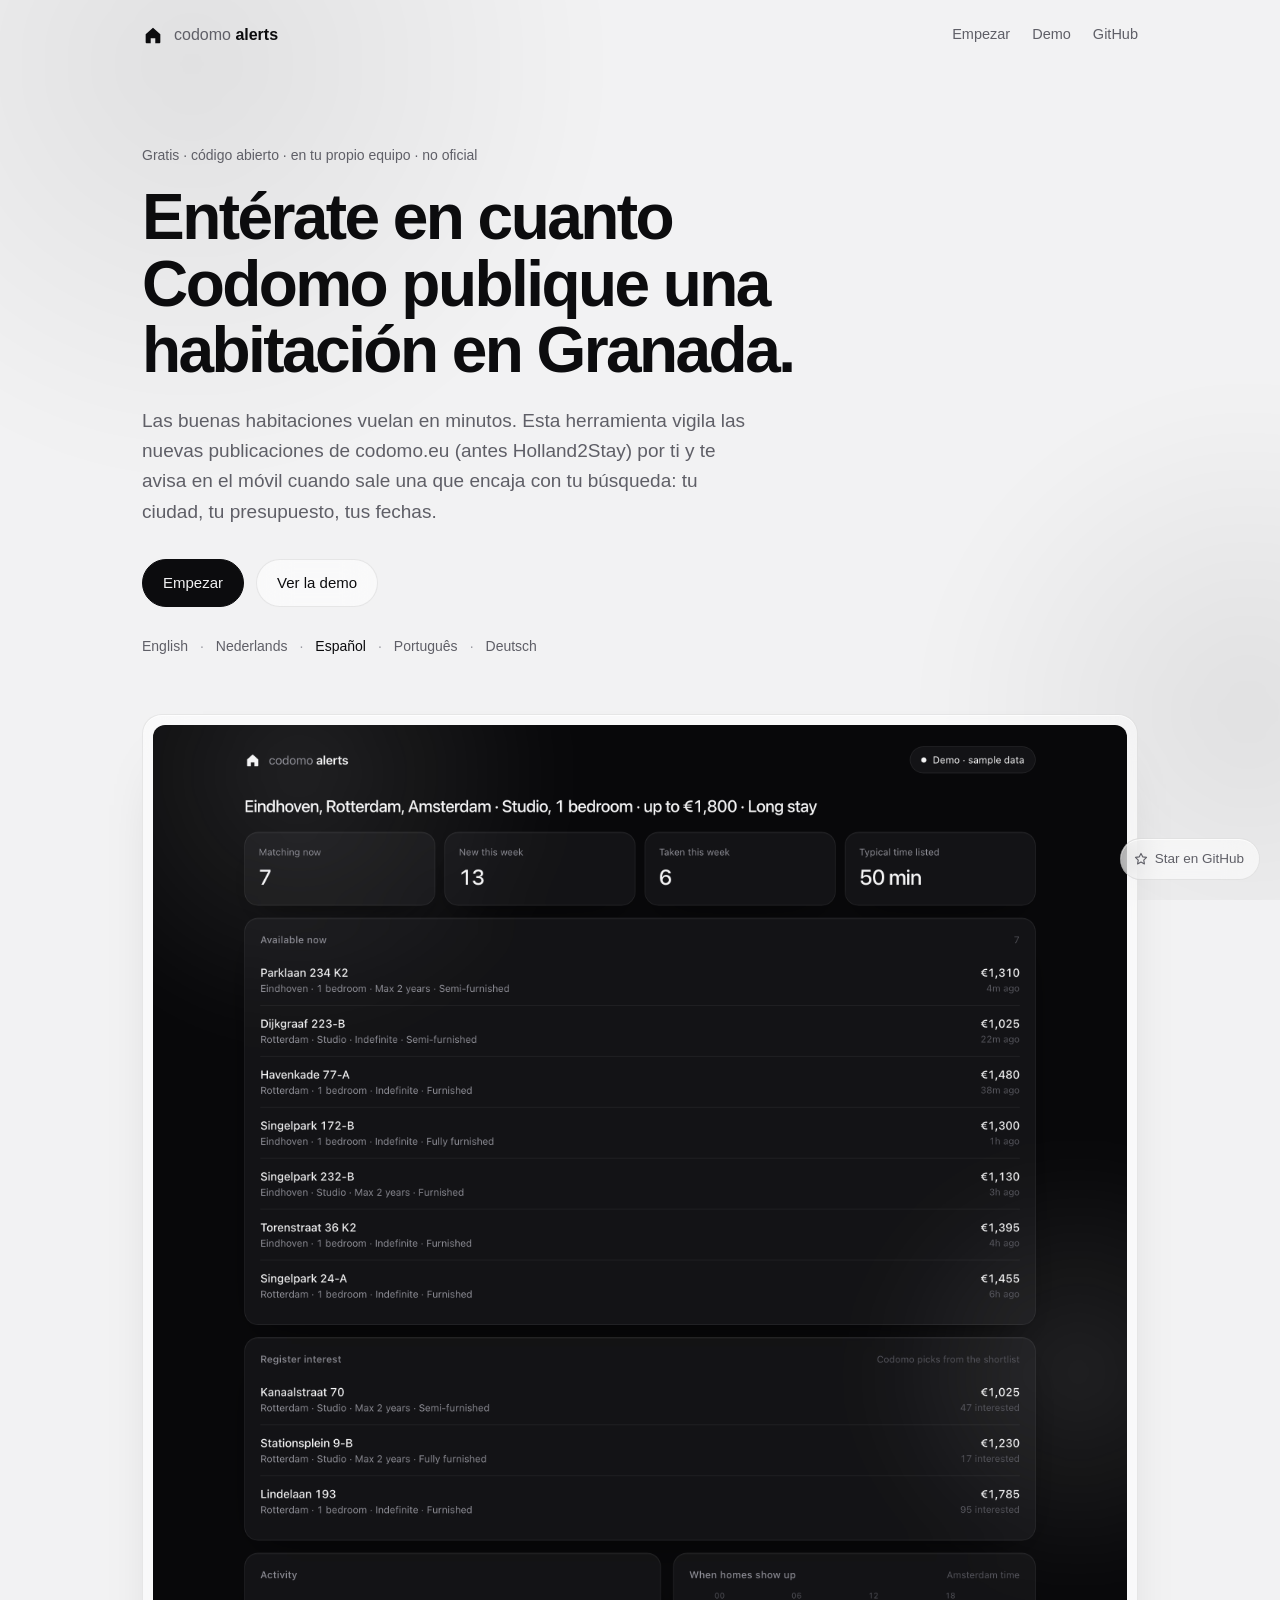
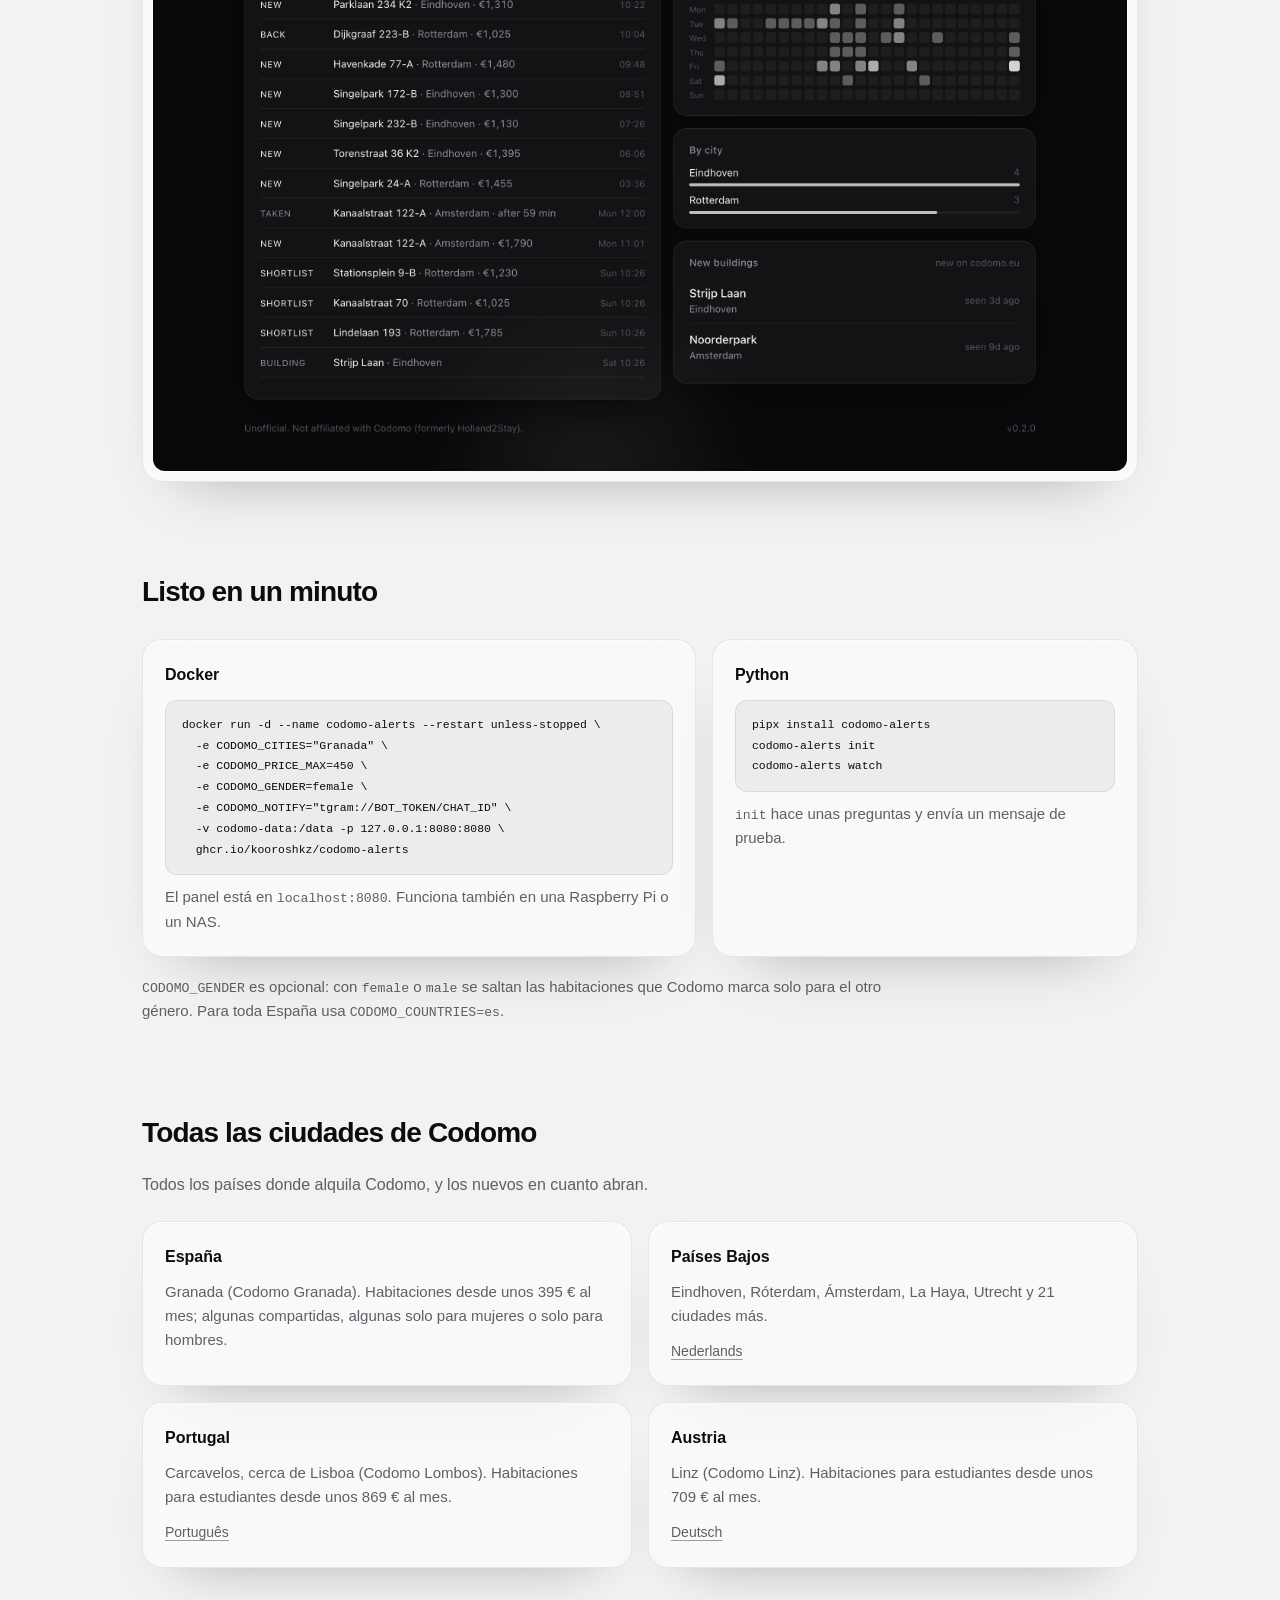
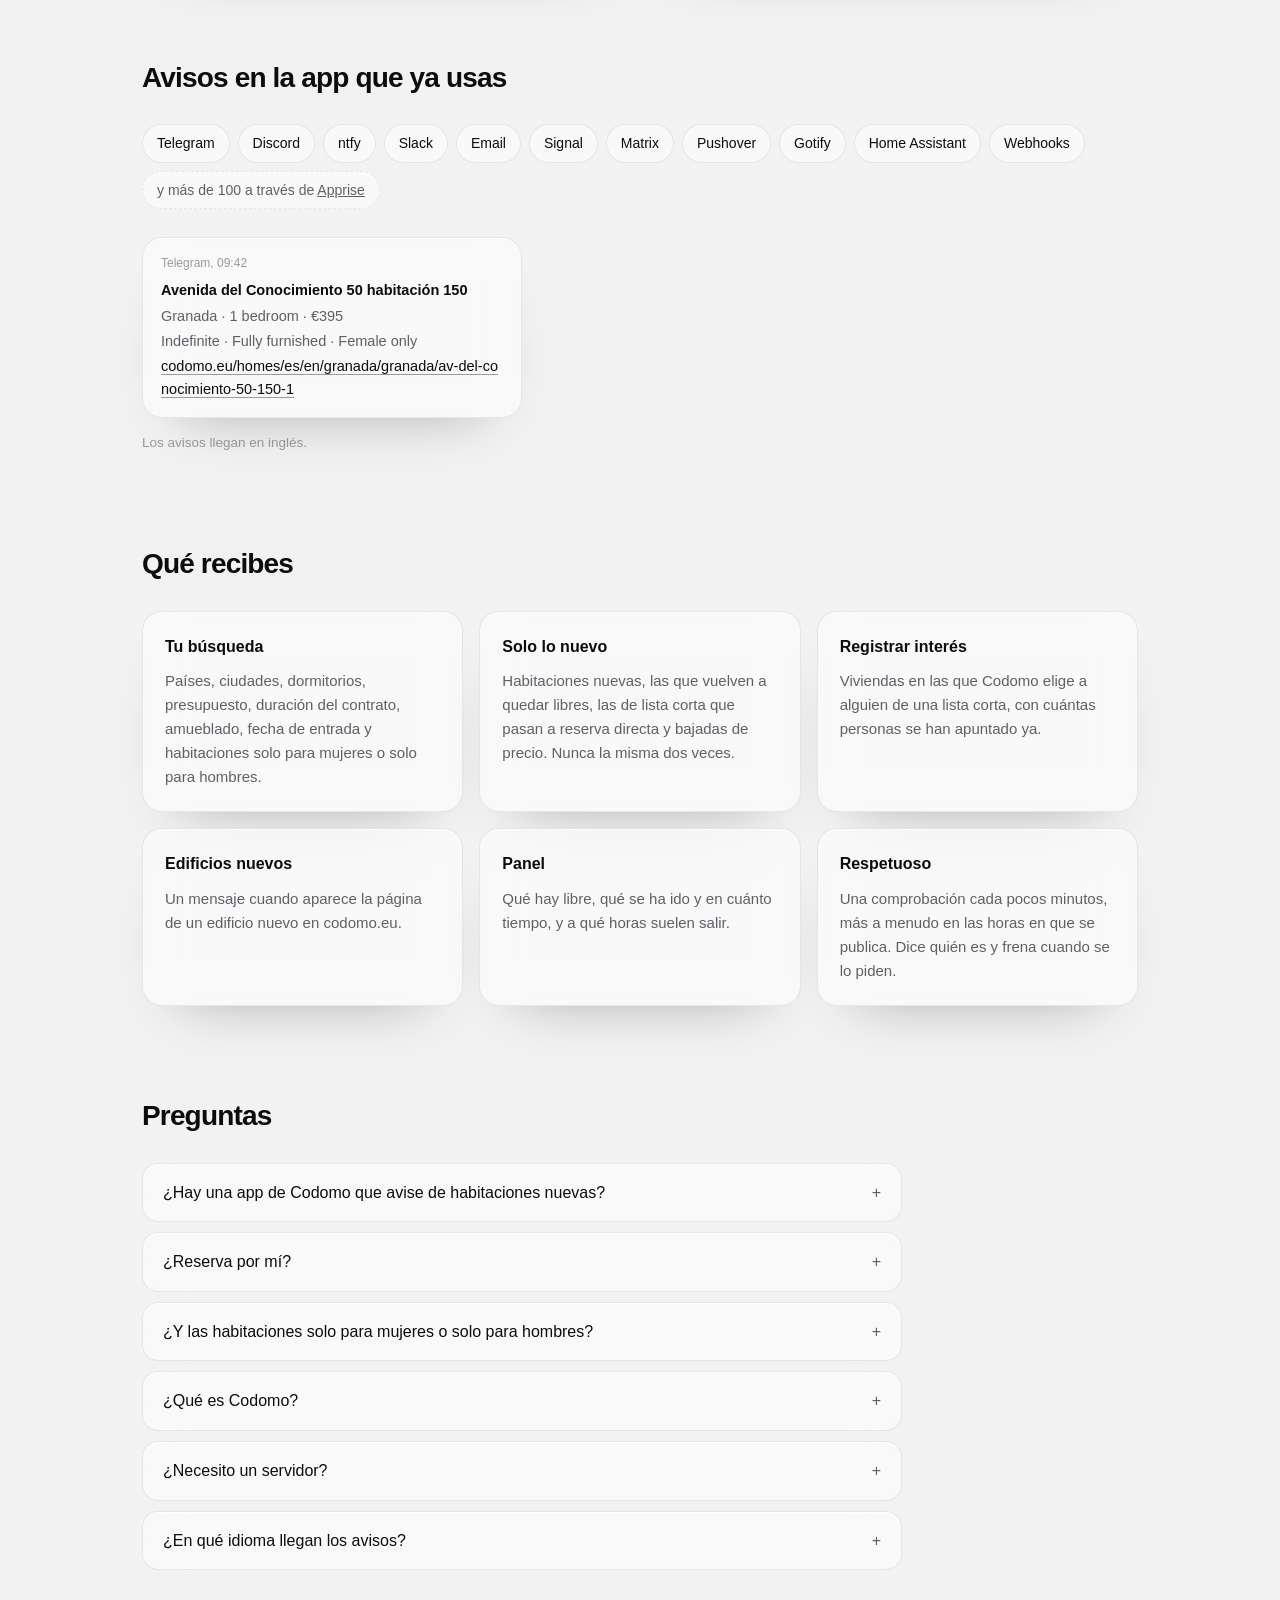
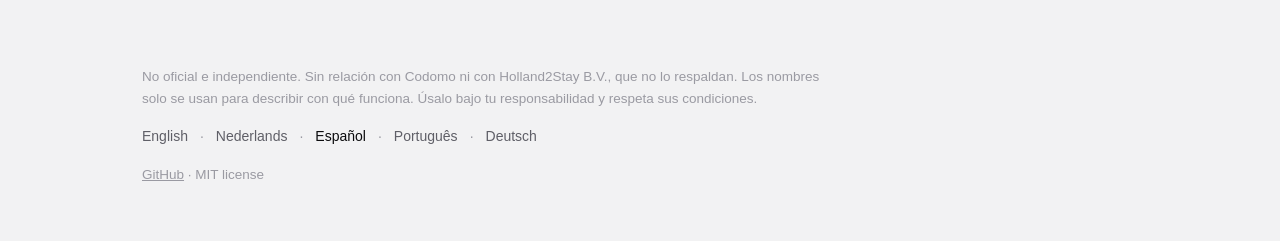
<file: docs/es/index.html>
<!doctype html>
<html lang="es">
<head>
  <meta charset="utf-8">
  <meta name="viewport" content="width=device-width, initial-scale=1">
  <meta name="color-scheme" content="dark light">
  <title>Alertas Codomo Granada: avisos de nuevas habitaciones</title>
  <meta name="description" content="Alertas gratis y de código abierto para nuevas habitaciones de Codomo (antes Holland2Stay) en Granada. Un mensaje en Telegram, Discord, ntfy o correo cuando sale una que encaja con tu búsqueda.">
  <link rel="canonical" href="https://kooroshkz.github.io/codomo-alerts/es/">
  <link rel="alternate" hreflang="en" href="https://kooroshkz.github.io/codomo-alerts/">
  <link rel="alternate" hreflang="nl" href="https://kooroshkz.github.io/codomo-alerts/nl/">
  <link rel="alternate" hreflang="es" href="https://kooroshkz.github.io/codomo-alerts/es/">
  <link rel="alternate" hreflang="pt" href="https://kooroshkz.github.io/codomo-alerts/pt/">
  <link rel="alternate" hreflang="de" href="https://kooroshkz.github.io/codomo-alerts/de/">
  <link rel="alternate" hreflang="x-default" href="https://kooroshkz.github.io/codomo-alerts/">
  <meta property="og:type" content="website">
  <meta property="og:site_name" content="Codomo alerts">
  <meta property="og:title" content="Alertas de Codomo Granada">
  <meta property="og:description" content="Entérate en cuanto Codomo publique una habitación en Granada que encaje con tu búsqueda.">
  <meta property="og:url" content="https://kooroshkz.github.io/codomo-alerts/es/">
  <meta property="og:image" content="https://kooroshkz.github.io/codomo-alerts/assets/og.png">
  <meta property="og:image:width" content="1280">
  <meta property="og:image:height" content="640">
  <meta property="og:locale" content="es_ES">
  <meta property="og:locale:alternate" content="en_US">
  <meta property="og:locale:alternate" content="nl_NL">
  <meta property="og:locale:alternate" content="pt_PT">
  <meta property="og:locale:alternate" content="de_AT">
  <meta name="twitter:card" content="summary_large_image">
  <meta name="twitter:title" content="Alertas de Codomo Granada">
  <meta name="twitter:description" content="Entérate en cuanto Codomo publique una habitación en Granada que encaje con tu búsqueda.">
  <meta name="twitter:image" content="https://kooroshkz.github.io/codomo-alerts/assets/og.png">
  <link rel="icon" href="../assets/favicon.svg" type="image/svg+xml">
  <link rel="stylesheet" href="../site.css">
  <script type="application/ld+json">
  {
    "@context": "https://schema.org",
    "@type": "SoftwareApplication",
    "name": "Codomo alerts",
    "alternateName": [
      "codomo-alerts",
      "Holland2Stay alerts",
      "holland2stay-alerts"
    ],
    "description": "Alertas gratuitas para nuevas habitaciones de Codomo (antes Holland2Stay) en Granada y en todos los países de Codomo.",
    "inLanguage": "es",
    "applicationCategory": "UtilitiesApplication",
    "operatingSystem": "Linux, macOS, Windows, Docker",
    "offers": {
      "@type": "Offer",
      "price": "0",
      "priceCurrency": "EUR"
    },
    "isAccessibleForFree": true,
    "url": "https://kooroshkz.github.io/codomo-alerts/es/",
    "image": "https://kooroshkz.github.io/codomo-alerts/assets/og.png",
    "screenshot": "https://kooroshkz.github.io/codomo-alerts/assets/dashboard.png",
    "codeRepository": "https://github.com/kooroshkz/codomo-alerts",
    "downloadUrl": "https://github.com/kooroshkz/codomo-alerts",
    "license": "https://opensource.org/licenses/MIT",
    "author": {
      "@type": "Person",
      "name": "kooroshkz",
      "url": "https://github.com/kooroshkz"
    }
  }
  </script>
  <script type="application/ld+json">
  {
    "@context": "https://schema.org",
    "@type": "FAQPage",
    "inLanguage": "es",
    "mainEntity": [
      {
        "@type": "Question",
        "name": "¿Hay una app de Codomo que avise de habitaciones nuevas?",
        "acceptedAnswer": {
          "@type": "Answer",
          "text": "Codomo usa el perfil de búsqueda de tu portal de inquilino para las viviendas con registro de interés. Para recibir un mensaje por cada nueva publicación, filtrada a tu gusto y en la app que ya usas, está esta herramienta gratuita y no oficial."
        }
      },
      {
        "@type": "Question",
        "name": "¿Reserva por mí?",
        "acceptedAnswer": {
          "@type": "Answer",
          "text": "No. Te avisa y tú reservas en codomo.eu. Reservar con herramientas automáticas va contra sus condiciones. Deja una pestaña abierta con la sesión iniciada y estarás a un clic."
        }
      },
      {
        "@type": "Question",
        "name": "¿Y las habitaciones solo para mujeres o solo para hombres?",
        "acceptedAnswer": {
          "@type": "Answer",
          "text": "Codomo marca así algunas habitaciones de Granada y Linz. El aviso lo indica, y con CODOMO_GENDER=female o male se saltan las que no son para ti."
        }
      },
      {
        "@type": "Question",
        "name": "¿Qué es Codomo?",
        "acceptedAnswer": {
          "@type": "Answer",
          "text": "Codomo, antes Holland2Stay, alquila habitaciones, estudios y pisos en los Países Bajos, Granada, Carcavelos (Lisboa) y Linz. Esta herramienta no es de Codomo."
        }
      },
      {
        "@type": "Question",
        "name": "¿Necesito un servidor?",
        "acceptedAnswer": {
          "@type": "Answer",
          "text": "No. Sirve cualquier ordenador que se quede encendido: un portátil enchufado, una Raspberry Pi, un NAS o un VPS pequeño."
        }
      },
      {
        "@type": "Question",
        "name": "¿En qué idioma llegan los avisos?",
        "acceptedAnswer": {
          "@type": "Answer",
          "text": "En inglés, igual que el panel."
        }
      }
    ]
  }
  </script>
</head>
<body>
  <div class="backdrop" aria-hidden="true"><span></span><span></span><span></span></div>

  <header class="nav">
    <a class="brand" href="../es/">
      <svg viewBox="0 0 24 24" aria-hidden="true"><path d="M4 11.2 12 4l8 7.2V20a1 1 0 0 1-1 1h-4.5v-5.5h-5V21H5a1 1 0 0 1-1-1z"/></svg>
      <span>codomo <b>alerts</b></span>
    </a>
    <nav>
      <a href="#start">Empezar</a>
      <a href="../demo/">Demo</a>
      <a href="https://github.com/kooroshkz/codomo-alerts">GitHub</a>
    </nav>
  </header>

  <main>
    <section class="hero">
      <p class="eyebrow">Gratis · código abierto · en tu propio equipo · no oficial</p>
      <h1>Entérate en cuanto Codomo publique una habitación en Granada.</h1>
      <p class="lead">Las buenas habitaciones vuelan en minutos. Esta herramienta vigila las nuevas publicaciones de codomo.eu (antes Holland2Stay) por ti y te avisa en el móvil cuando sale una que encaja con tu búsqueda: tu ciudad, tu presupuesto, tus fechas.</p>
      <div class="cta">
        <a class="button primary" href="#start">Empezar</a>
        <a class="button" href="../demo/">Ver la demo</a>
      </div>
      <p class="langs"><a href="../" hreflang="en" lang="en">English</a> · <a href="../nl/" hreflang="nl" lang="nl">Nederlands</a> · <a href="../es/" hreflang="es" lang="es" aria-current="page">Español</a> · <a href="../pt/" hreflang="pt" lang="pt-PT">Português</a> · <a href="../de/" hreflang="de" lang="de">Deutsch</a></p>
    </section>

    <figure class="shot glass">
      <img src="../assets/dashboard.png" alt="El panel: habitaciones que encajan, actividad y a qué horas salen las nuevas" width="1280" height="1770" loading="lazy">
    </figure>

    <section id="start">
      <h2>Listo en un minuto</h2>
      <div class="two">
        <div class="glass card">
          <h3>Docker</h3>
          <pre><code>docker run -d --name codomo-alerts --restart unless-stopped \
  -e CODOMO_CITIES=&quot;Granada&quot; \
  -e CODOMO_PRICE_MAX=450 \
  -e CODOMO_GENDER=female \
  -e CODOMO_NOTIFY=&quot;tgram://BOT_TOKEN/CHAT_ID&quot; \
  -v codomo-data:/data -p 127.0.0.1:8080:8080 \
  ghcr.io/kooroshkz/codomo-alerts</code></pre>
          <p>El panel está en <code>localhost:8080</code>. Funciona también en una Raspberry Pi o un NAS.</p>
        </div>
        <div class="glass card">
          <h3>Python</h3>
          <pre><code>pipx install codomo-alerts
codomo-alerts init
codomo-alerts watch</code></pre>
          <p><code>init</code> hace unas preguntas y envía un mensaje de prueba.</p>
        </div>
      </div>
      <p class="hint"><code>CODOMO_GENDER</code> es opcional: con <code>female</code> o <code>male</code> se saltan las habitaciones que Codomo marca solo para el otro género. Para toda España usa <code>CODOMO_COUNTRIES=es</code>.</p>
    </section>

    <section id="where">
      <h2>Todas las ciudades de Codomo</h2>
      <p class="intro">Todos los países donde alquila Codomo, y los nuevos en cuanto abran.</p>
      <div class="grid two-col">
        <div class="glass card"><h3>España</h3><p>Granada (Codomo Granada). Habitaciones desde unos 395 € al mes; algunas compartidas, algunas solo para mujeres o solo para hombres.</p></div>
        <div class="glass card"><h3>Países Bajos</h3><p>Eindhoven, Róterdam, Ámsterdam, La Haya, Utrecht y 21 ciudades más.</p><a class="more-link" href="../nl/" hreflang="nl" lang="nl">Nederlands</a></div>
        <div class="glass card"><h3>Portugal</h3><p>Carcavelos, cerca de Lisboa (Codomo Lombos). Habitaciones para estudiantes desde unos 869 € al mes.</p><a class="more-link" href="../pt/" hreflang="pt" lang="pt-PT">Português</a></div>
        <div class="glass card"><h3>Austria</h3><p>Linz (Codomo Linz). Habitaciones para estudiantes desde unos 709 € al mes.</p><a class="more-link" href="../de/" hreflang="de" lang="de">Deutsch</a></div>
      </div>
    </section>

    <section>
      <h2>Avisos en la app que ya usas</h2>
      <ul class="chips">
        <li>Telegram</li><li>Discord</li><li>ntfy</li><li>Slack</li><li>Email</li><li>Signal</li>
        <li>Matrix</li><li>Pushover</li><li>Gotify</li><li>Home Assistant</li><li>Webhooks</li>
        <li class="more">y más de 100 a través de <a href="https://github.com/caronc/apprise/wiki">Apprise</a></li>
      </ul>
      <div class="glass message">
        <small>Telegram, 09:42</small>
        <strong>Avenida del Conocimiento 50 habitación 150</strong>
        <span>Granada · 1 bedroom · €395</span>
        <span>Indefinite · Fully furnished · Female only</span>
        <span class="link">codomo.eu/homes/es/en/granada/granada/av-del-conocimiento-50-150-1</span>
      </div>
      <p class="note">Los avisos llegan en inglés.</p>
    </section>

    <section>
      <h2>Qué recibes</h2>
      <div class="grid">
        <div class="glass card"><h3>Tu búsqueda</h3><p>Países, ciudades, dormitorios, presupuesto, duración del contrato, amueblado, fecha de entrada y habitaciones solo para mujeres o solo para hombres.</p></div>
        <div class="glass card"><h3>Solo lo nuevo</h3><p>Habitaciones nuevas, las que vuelven a quedar libres, las de lista corta que pasan a reserva directa y bajadas de precio. Nunca la misma dos veces.</p></div>
        <div class="glass card"><h3>Registrar interés</h3><p>Viviendas en las que Codomo elige a alguien de una lista corta, con cuántas personas se han apuntado ya.</p></div>
        <div class="glass card"><h3>Edificios nuevos</h3><p>Un mensaje cuando aparece la página de un edificio nuevo en codomo.eu.</p></div>
        <div class="glass card"><h3>Panel</h3><p>Qué hay libre, qué se ha ido y en cuánto tiempo, y a qué horas suelen salir.</p></div>
        <div class="glass card"><h3>Respetuoso</h3><p>Una comprobación cada pocos minutos, más a menudo en las horas en que se publica. Dice quién es y frena cuando se lo piden.</p></div>
      </div>
    </section>

    <section id="faq">
      <h2>Preguntas</h2>
      <div class="faq">
        <details class="glass"><summary>¿Hay una app de Codomo que avise de habitaciones nuevas?</summary><p>Codomo usa el perfil de búsqueda de tu portal de inquilino para las viviendas con registro de interés. Para recibir un mensaje por cada nueva publicación, filtrada a tu gusto y en la app que ya usas, está esta herramienta gratuita y no oficial.</p></details>
        <details class="glass"><summary>¿Reserva por mí?</summary><p>No. Te avisa y tú reservas en codomo.eu. Reservar con herramientas automáticas va contra sus condiciones. Deja una pestaña abierta con la sesión iniciada y estarás a un clic.</p></details>
        <details class="glass"><summary>¿Y las habitaciones solo para mujeres o solo para hombres?</summary><p>Codomo marca así algunas habitaciones de Granada y Linz. El aviso lo indica, y con <code>CODOMO_GENDER=female</code> o <code>male</code> se saltan las que no son para ti.</p></details>
        <details class="glass"><summary>¿Qué es Codomo?</summary><p>Codomo, antes Holland2Stay, alquila habitaciones, estudios y pisos en los Países Bajos, Granada, Carcavelos (Lisboa) y Linz. Esta herramienta no es de Codomo.</p></details>
        <details class="glass"><summary>¿Necesito un servidor?</summary><p>No. Sirve cualquier ordenador que se quede encendido: un portátil enchufado, una Raspberry Pi, un NAS o un VPS pequeño.</p></details>
        <details class="glass"><summary>¿En qué idioma llegan los avisos?</summary><p>En inglés, igual que el panel.</p></details>
      </div>
    </section>
  </main>

  <footer>
    <p>No oficial e independiente. Sin relación con Codomo ni con Holland2Stay B.V., que no lo respaldan. Los nombres solo se usan para describir con qué funciona. Úsalo bajo tu responsabilidad y respeta sus condiciones.</p>
    <p class="langs"><a href="../" hreflang="en" lang="en">English</a> · <a href="../nl/" hreflang="nl" lang="nl">Nederlands</a> · <a href="../es/" hreflang="es" lang="es" aria-current="page">Español</a> · <a href="../pt/" hreflang="pt" lang="pt-PT">Português</a> · <a href="../de/" hreflang="de" lang="de">Deutsch</a></p>
    <p><a href="https://github.com/kooroshkz/codomo-alerts">GitHub</a> · MIT license</p>
  </footer>

  <div class="star">
    <a href="https://github.com/kooroshkz/codomo-alerts" target="_blank" rel="noopener"
       aria-label="Star codomo-alerts on GitHub">
      <svg viewBox="0 0 16 16" aria-hidden="true"><path d="M8 1.6l1.95 3.95 4.36.64-3.16 3.07.75 4.34L8 11.55 4.1 13.6l.75-4.34L1.69 6.19l4.36-.64z"/></svg>
      <span>Star <span class="long">en GitHub</span></span>
      <b id="stars" hidden></b>
    </a>
  </div>
  <script>
    // Star count, once it's worth showing. Cached for an hour per visit.
    (async () => {
      const el = document.getElementById("stars");
      const show = (n) => {
        if (n < 10) return;
        el.textContent = n >= 1000 ? `${(n / 1000).toFixed(1).replace(/\.0$/, "")}k` : String(n);
        el.hidden = false;
      };
      try {
        const cached = JSON.parse(sessionStorage.getItem("codomo-alerts-stars") || "null");
        if (cached && Date.now() - cached.t < 3600e3) return show(cached.n);
      } catch (e) { /* no storage */ }
      try {
        const res = await fetch("https://api.github.com/repos/kooroshkz/codomo-alerts");
        const n = (await res.json()).stargazers_count;
        if (typeof n !== "number") return;
        show(n);
        try { sessionStorage.setItem("codomo-alerts-stars", JSON.stringify({ n, t: Date.now() })); } catch (e) { /* no storage */ }
      } catch (e) { /* offline or rate limited: just the button */ }
    })();
  </script>
</body>
</html>
</file>
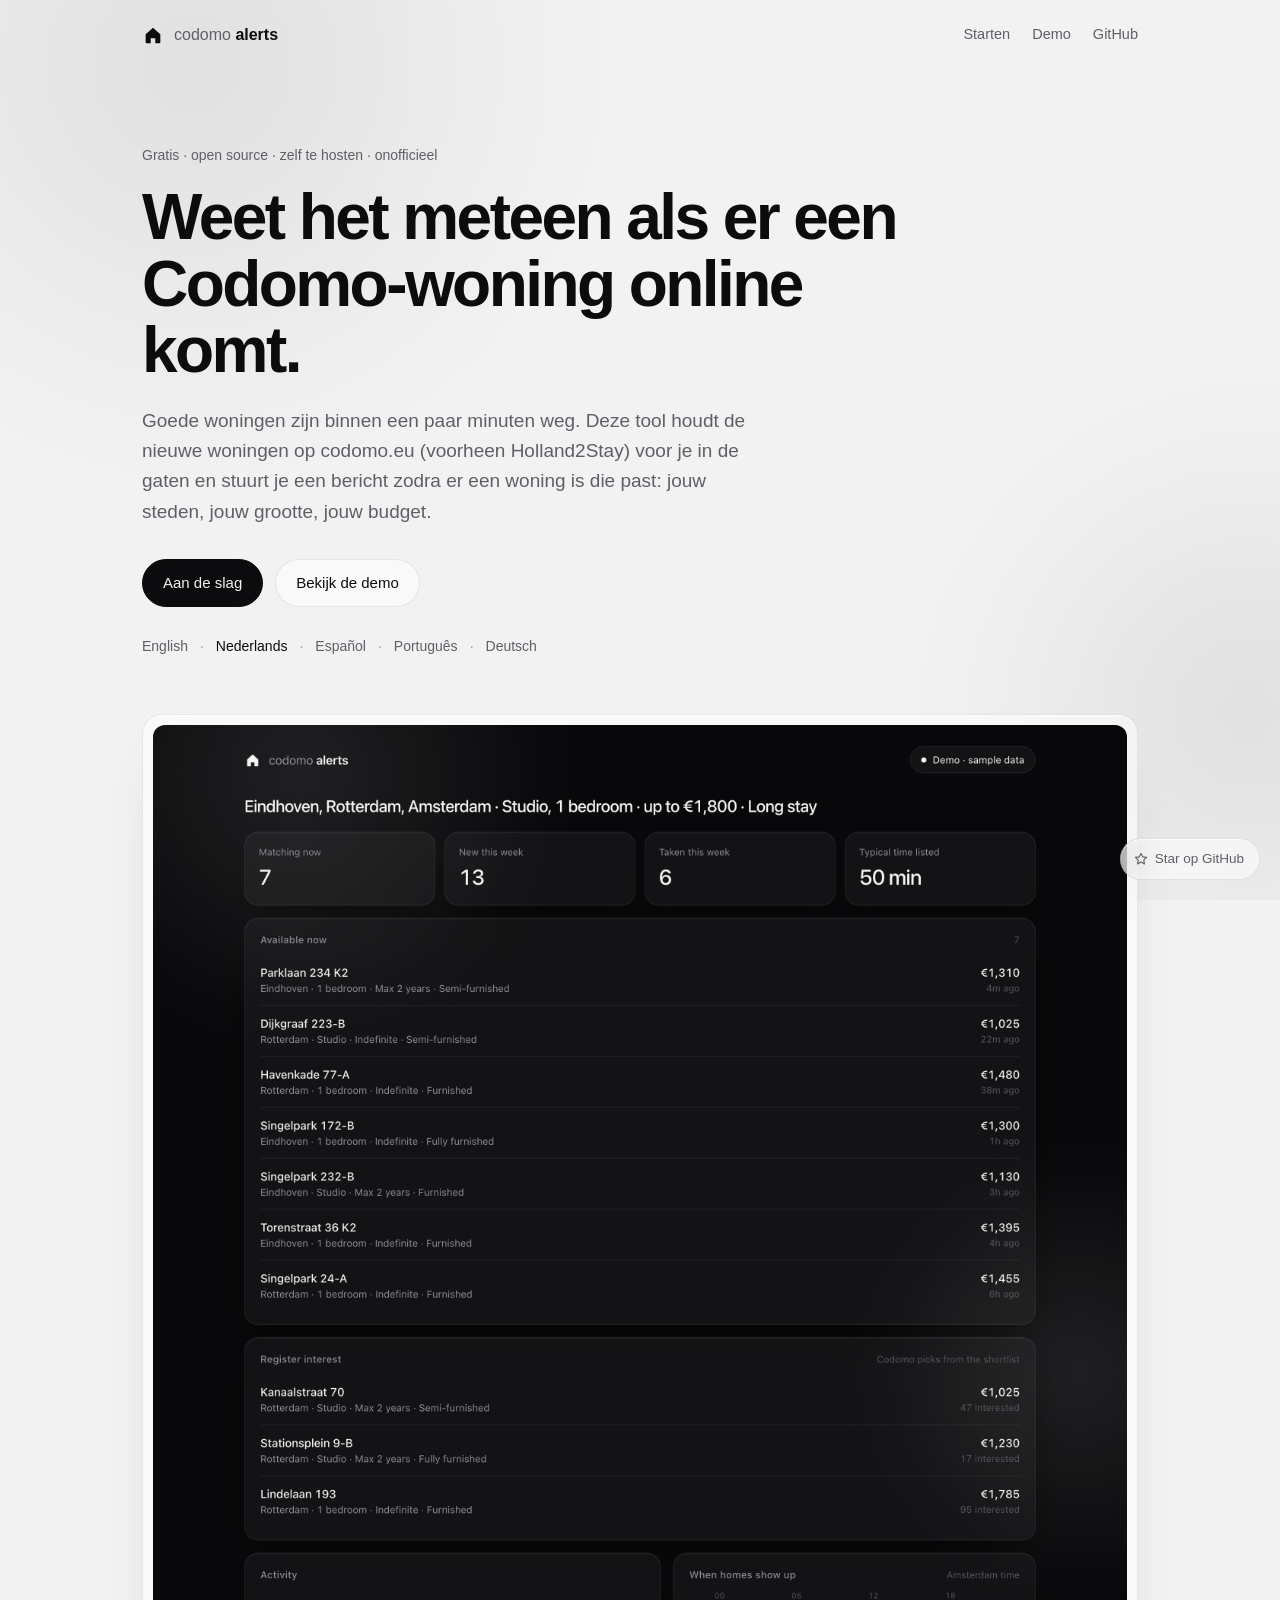
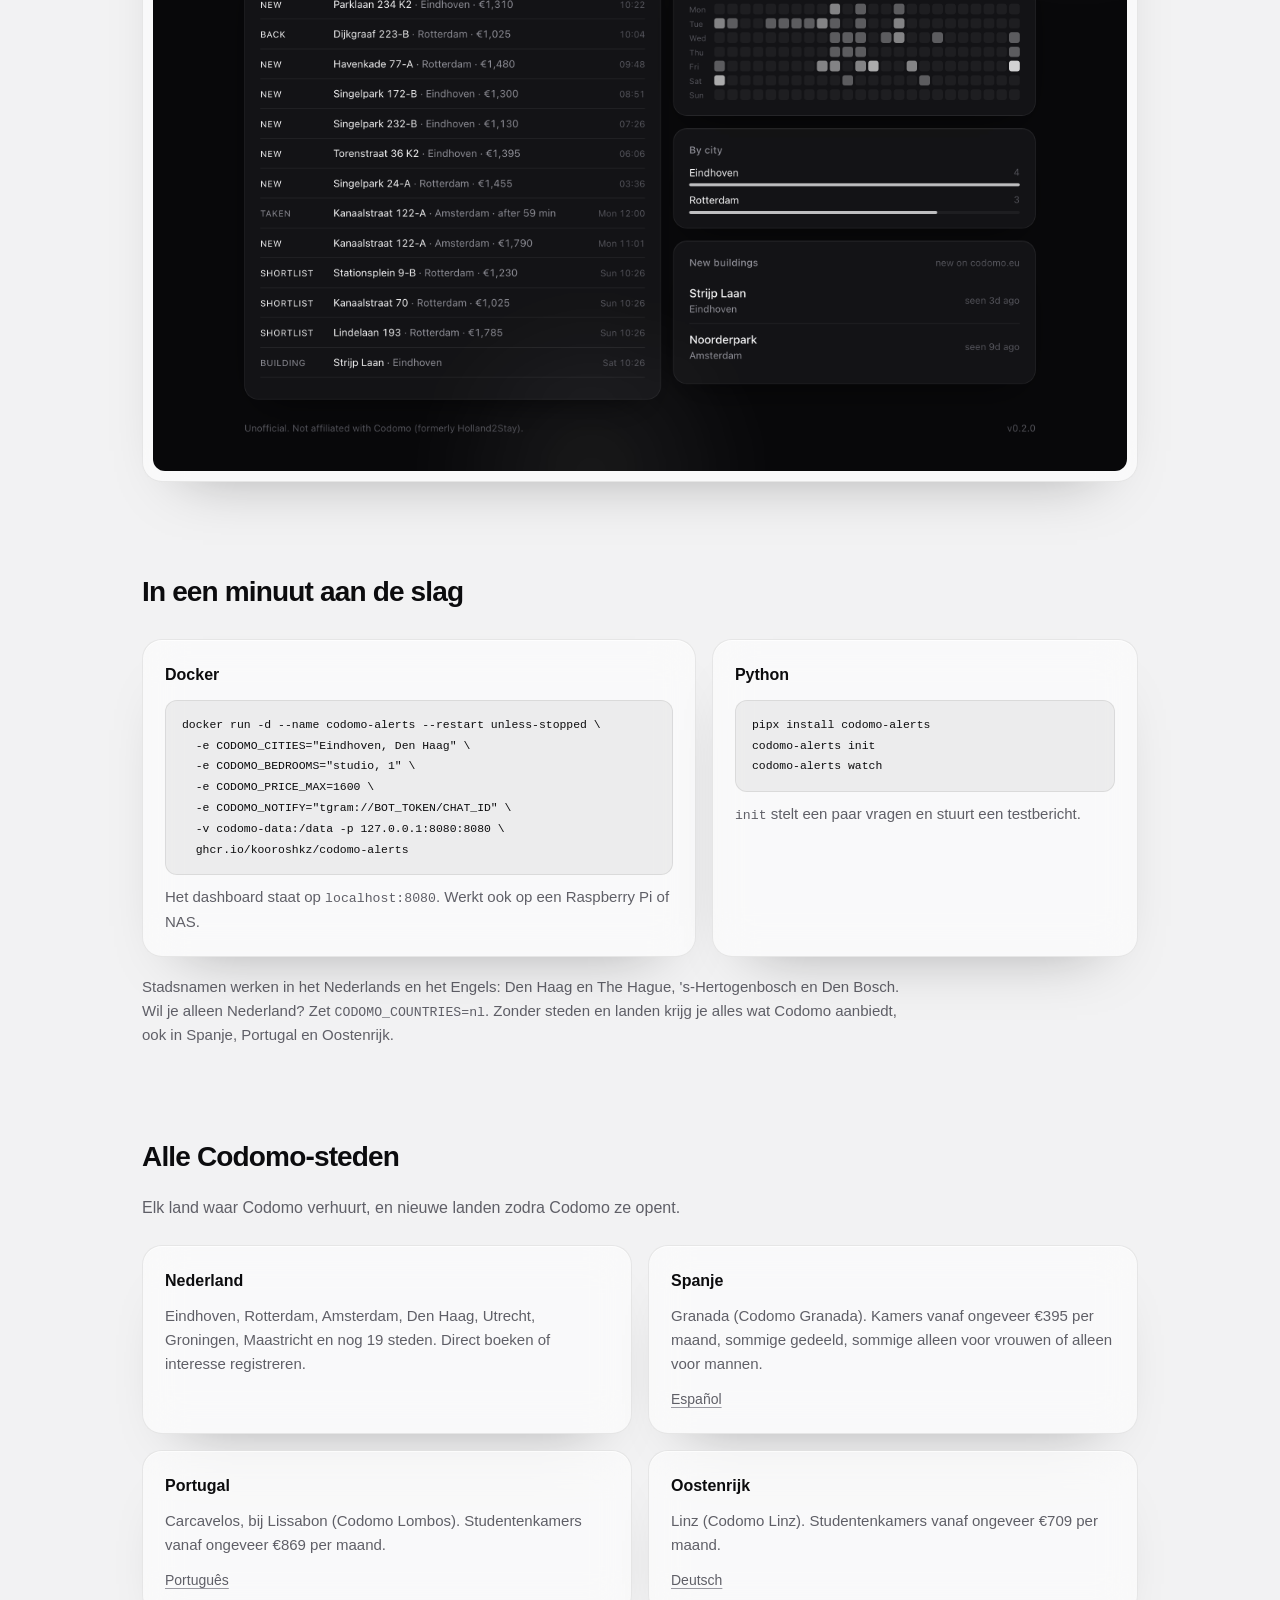
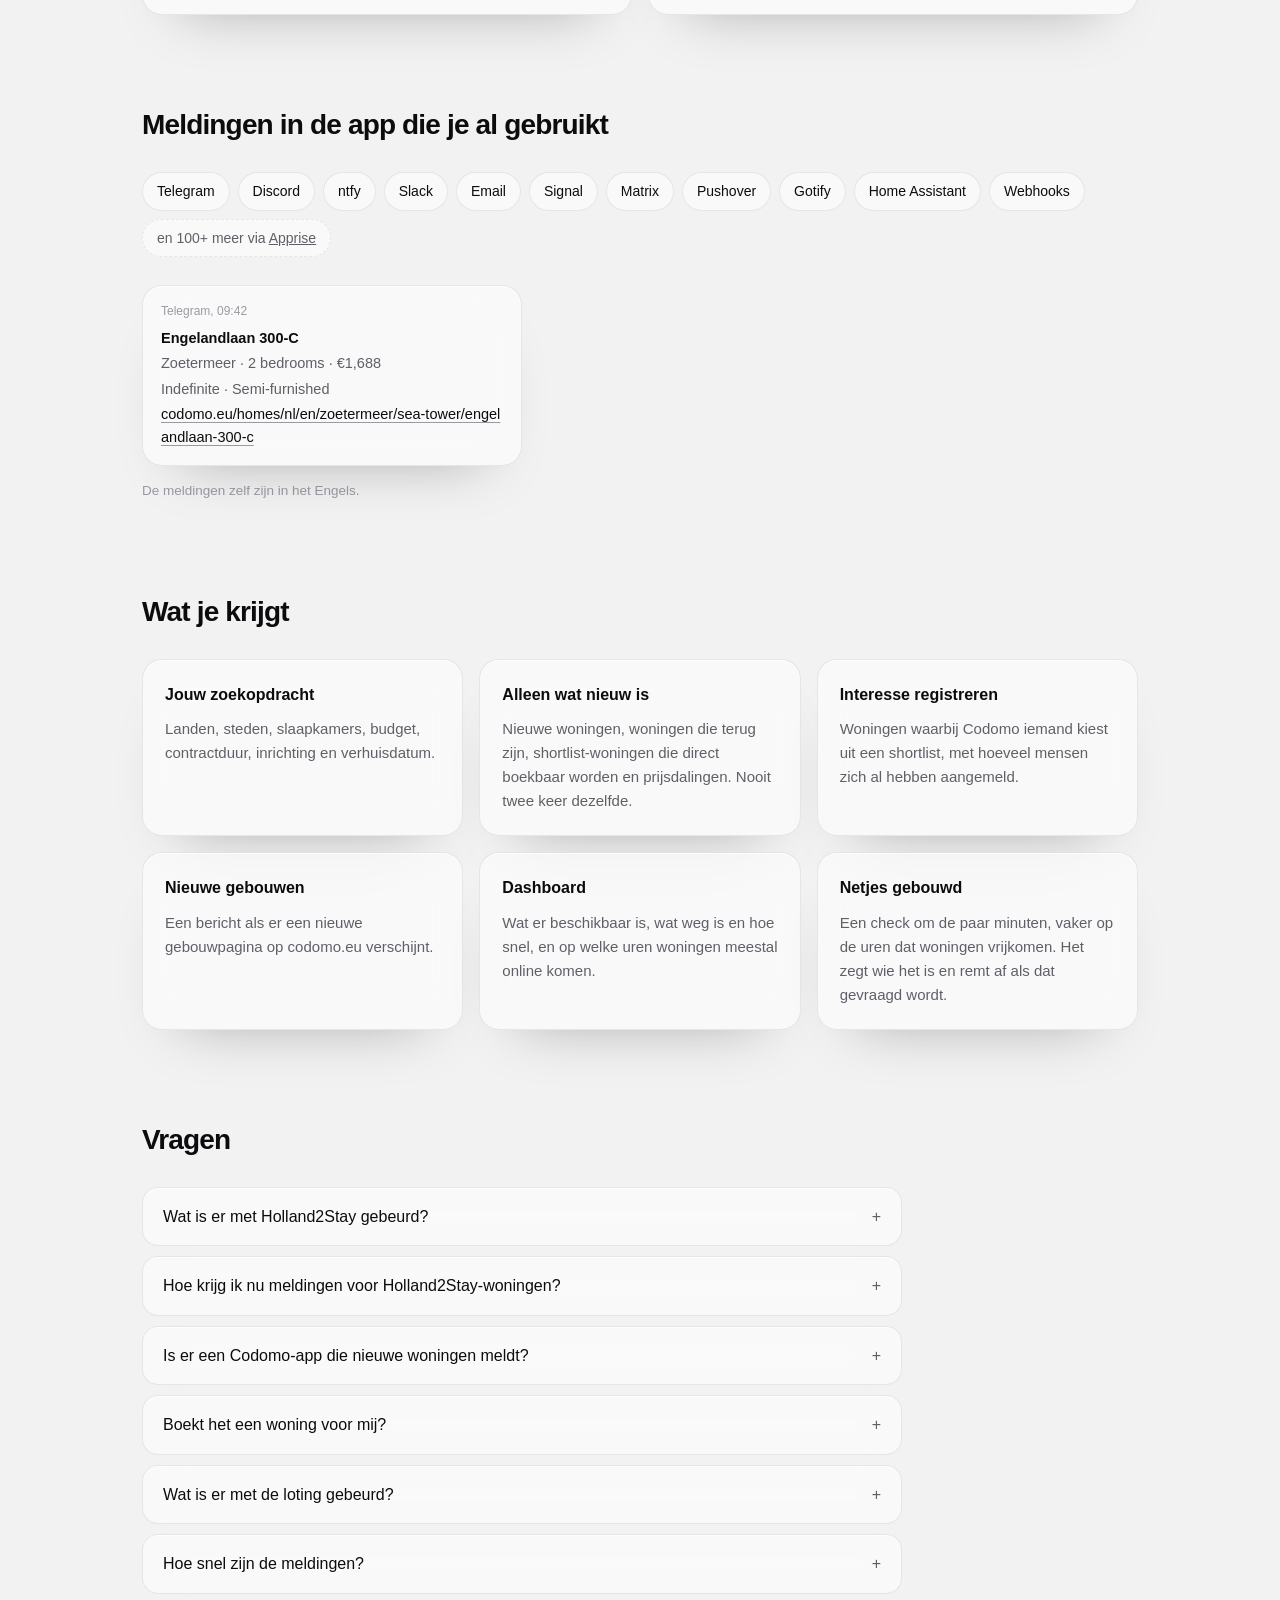
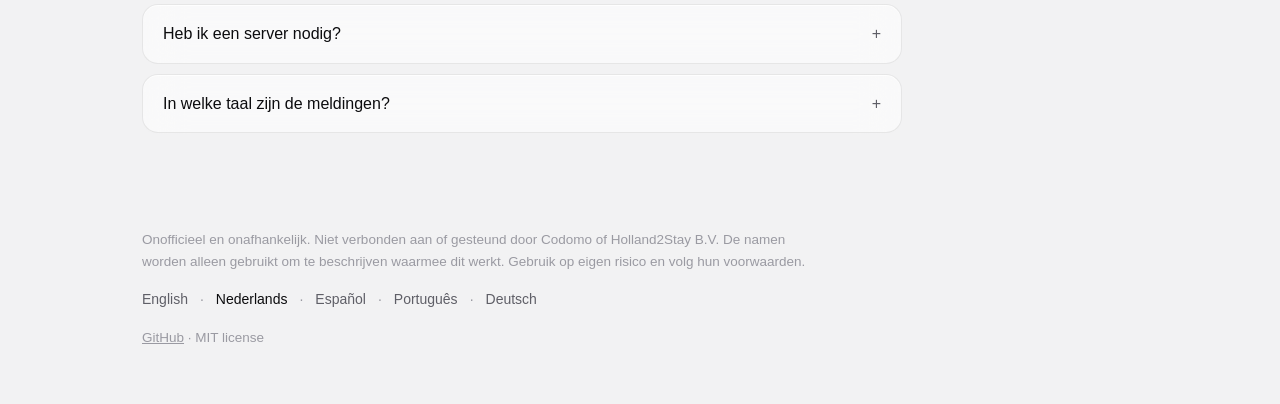
<file: docs/nl/index.html>
<!doctype html>
<html lang="nl">
<head>
  <meta charset="utf-8">
  <meta name="viewport" content="width=device-width, initial-scale=1">
  <meta name="color-scheme" content="dark light">
  <title>Codomo-meldingen bij nieuwe woningen (voorheen Holland2Stay)</title>
  <meta name="description" content="Gratis meldingen voor nieuwe Codomo-woningen (voorheen Holland2Stay) in Eindhoven, Rotterdam, Amsterdam, Den Haag en meer. Jouw stad, grootte en budget, via Telegram, Discord, ntfy of e-mail.">
  <link rel="canonical" href="https://kooroshkz.github.io/codomo-alerts/nl/">
  <link rel="alternate" hreflang="en" href="https://kooroshkz.github.io/codomo-alerts/">
  <link rel="alternate" hreflang="nl" href="https://kooroshkz.github.io/codomo-alerts/nl/">
  <link rel="alternate" hreflang="es" href="https://kooroshkz.github.io/codomo-alerts/es/">
  <link rel="alternate" hreflang="pt" href="https://kooroshkz.github.io/codomo-alerts/pt/">
  <link rel="alternate" hreflang="de" href="https://kooroshkz.github.io/codomo-alerts/de/">
  <link rel="alternate" hreflang="x-default" href="https://kooroshkz.github.io/codomo-alerts/">
  <meta property="og:type" content="website">
  <meta property="og:site_name" content="Codomo alerts">
  <meta property="og:title" content="Codomo-meldingen (voorheen Holland2Stay)">
  <meta property="og:description" content="Weet het meteen als er een Codomo-woning online komt die bij je zoekopdracht past.">
  <meta property="og:url" content="https://kooroshkz.github.io/codomo-alerts/nl/">
  <meta property="og:image" content="https://kooroshkz.github.io/codomo-alerts/assets/og.png">
  <meta property="og:image:width" content="1280">
  <meta property="og:image:height" content="640">
  <meta property="og:locale" content="nl_NL">
  <meta property="og:locale:alternate" content="en_US">
  <meta property="og:locale:alternate" content="es_ES">
  <meta property="og:locale:alternate" content="pt_PT">
  <meta property="og:locale:alternate" content="de_AT">
  <meta name="twitter:card" content="summary_large_image">
  <meta name="twitter:title" content="Codomo-meldingen (voorheen Holland2Stay)">
  <meta name="twitter:description" content="Weet het meteen als er een Codomo-woning online komt die bij je zoekopdracht past.">
  <meta name="twitter:image" content="https://kooroshkz.github.io/codomo-alerts/assets/og.png">
  <link rel="icon" href="../assets/favicon.svg" type="image/svg+xml">
  <link rel="stylesheet" href="../site.css">
  <script type="application/ld+json">
  {
    "@context": "https://schema.org",
    "@type": "SoftwareApplication",
    "name": "Codomo alerts",
    "alternateName": [
      "codomo-alerts",
      "Holland2Stay alerts",
      "holland2stay-alerts"
    ],
    "description": "Gratis meldingen voor nieuwe Codomo-woningen (voorheen Holland2Stay), zelf te hosten.",
    "inLanguage": "nl",
    "applicationCategory": "UtilitiesApplication",
    "operatingSystem": "Linux, macOS, Windows, Docker",
    "offers": {
      "@type": "Offer",
      "price": "0",
      "priceCurrency": "EUR"
    },
    "isAccessibleForFree": true,
    "url": "https://kooroshkz.github.io/codomo-alerts/nl/",
    "image": "https://kooroshkz.github.io/codomo-alerts/assets/og.png",
    "screenshot": "https://kooroshkz.github.io/codomo-alerts/assets/dashboard.png",
    "codeRepository": "https://github.com/kooroshkz/codomo-alerts",
    "downloadUrl": "https://github.com/kooroshkz/codomo-alerts",
    "license": "https://opensource.org/licenses/MIT",
    "author": {
      "@type": "Person",
      "name": "kooroshkz",
      "url": "https://github.com/kooroshkz"
    }
  }
  </script>
  <script type="application/ld+json">
  {
    "@context": "https://schema.org",
    "@type": "FAQPage",
    "inLanguage": "nl",
    "mainEntity": [
      {
        "@type": "Question",
        "name": "Wat is er met Holland2Stay gebeurd?",
        "acceptedAnswer": {
          "@type": "Answer",
          "text": "Holland2Stay heet sinds 16 november 2026 Codomo en holland2stay.com stuurt door naar codomo.eu. Deze tool heette holland2stay-alerts en leest codomo.eu sinds versie 0.2.0."
        }
      },
      {
        "@type": "Question",
        "name": "Hoe krijg ik nu meldingen voor Holland2Stay-woningen?",
        "acceptedAnswer": {
          "@type": "Answer",
          "text": "Installeer codomo-alerts. Tools die de oude Holland2Stay API gebruikten werken niet meer. Je stadsnamen werken nog steeds."
        }
      },
      {
        "@type": "Question",
        "name": "Is er een Codomo-app die nieuwe woningen meldt?",
        "acceptedAnswer": {
          "@type": "Answer",
          "text": "Codomo gebruikt het zoekprofiel in je huurdersportaal voor woningen met interesse registreren. Voor een bericht bij elke nieuwe woning, gefilterd zoals jij wilt en in de app die je al gebruikt, is deze gratis, onofficiële tool."
        }
      },
      {
        "@type": "Question",
        "name": "Boekt het een woning voor mij?",
        "acceptedAnswer": {
          "@type": "Answer",
          "text": "Nee. Het laat het je weten, jij boekt zelf op codomo.eu. Automatisch boeken is tegen hun voorwaarden. Houd een tabblad open en blijf ingelogd, dan ben je één klik verwijderd."
        }
      },
      {
        "@type": "Question",
        "name": "Wat is er met de loting gebeurd?",
        "acceptedAnswer": {
          "@type": "Answer",
          "text": "Codomo heeft die vervangen door Register interest: je meldt je aan voor een woning en Codomo kiest iemand uit de shortlist, op basis van je zoekprofiel. Wie het eerst komt, wint dus niet. Je krijgt een bericht als zo'n woning bij je zoekopdracht past, met hoeveel mensen al interesse hebben."
        }
      },
      {
        "@type": "Question",
        "name": "Hoe snel zijn de meldingen?",
        "acceptedAnswer": {
          "@type": "Answer",
          "text": "Meestal binnen twee minuten op werkdagen in de uren dat woningen vrijkomen, de rest van de dag binnen een paar minuten."
        }
      },
      {
        "@type": "Question",
        "name": "Heb ik een server nodig?",
        "acceptedAnswer": {
          "@type": "Answer",
          "text": "Nee. Elke computer die aan blijft werkt: een laptop aan de stroom, een Raspberry Pi, een NAS of een kleine VPS."
        }
      },
      {
        "@type": "Question",
        "name": "In welke taal zijn de meldingen?",
        "acceptedAnswer": {
          "@type": "Answer",
          "text": "In het Engels, net als het dashboard. Stadsnamen mag je in het Nederlands invullen."
        }
      }
    ]
  }
  </script>
</head>
<body>
  <div class="backdrop" aria-hidden="true"><span></span><span></span><span></span></div>

  <header class="nav">
    <a class="brand" href="../nl/">
      <svg viewBox="0 0 24 24" aria-hidden="true"><path d="M4 11.2 12 4l8 7.2V20a1 1 0 0 1-1 1h-4.5v-5.5h-5V21H5a1 1 0 0 1-1-1z"/></svg>
      <span>codomo <b>alerts</b></span>
    </a>
    <nav>
      <a href="#start">Starten</a>
      <a href="../demo/">Demo</a>
      <a href="https://github.com/kooroshkz/codomo-alerts">GitHub</a>
    </nav>
  </header>

  <main>
    <section class="hero">
      <p class="eyebrow">Gratis · open source · zelf te hosten · onofficieel</p>
      <h1>Weet het meteen als er een Codomo-woning online komt.</h1>
      <p class="lead">Goede woningen zijn binnen een paar minuten weg. Deze tool houdt de nieuwe woningen op codomo.eu (voorheen Holland2Stay) voor je in de gaten en stuurt je een bericht zodra er een woning is die past: jouw steden, jouw grootte, jouw budget.</p>
      <div class="cta">
        <a class="button primary" href="#start">Aan de slag</a>
        <a class="button" href="../demo/">Bekijk de demo</a>
      </div>
      <p class="langs"><a href="../" hreflang="en" lang="en">English</a> · <a href="../nl/" hreflang="nl" lang="nl" aria-current="page">Nederlands</a> · <a href="../es/" hreflang="es" lang="es">Español</a> · <a href="../pt/" hreflang="pt" lang="pt-PT">Português</a> · <a href="../de/" hreflang="de" lang="de">Deutsch</a></p>
    </section>

    <figure class="shot glass">
      <img src="../assets/dashboard.png" alt="Het dashboard: passende woningen, activiteit en wanneer nieuwe woningen online komen" width="1280" height="1770" loading="lazy">
    </figure>

    <section id="start">
      <h2>In een minuut aan de slag</h2>
      <div class="two">
        <div class="glass card">
          <h3>Docker</h3>
          <pre><code>docker run -d --name codomo-alerts --restart unless-stopped \
  -e CODOMO_CITIES=&quot;Eindhoven, Den Haag&quot; \
  -e CODOMO_BEDROOMS=&quot;studio, 1&quot; \
  -e CODOMO_PRICE_MAX=1600 \
  -e CODOMO_NOTIFY=&quot;tgram://BOT_TOKEN/CHAT_ID&quot; \
  -v codomo-data:/data -p 127.0.0.1:8080:8080 \
  ghcr.io/kooroshkz/codomo-alerts</code></pre>
          <p>Het dashboard staat op <code>localhost:8080</code>. Werkt ook op een Raspberry Pi of NAS.</p>
        </div>
        <div class="glass card">
          <h3>Python</h3>
          <pre><code>pipx install codomo-alerts
codomo-alerts init
codomo-alerts watch</code></pre>
          <p><code>init</code> stelt een paar vragen en stuurt een testbericht.</p>
        </div>
      </div>
      <p class="hint">Stadsnamen werken in het Nederlands en het Engels: Den Haag en The Hague, 's-Hertogenbosch en Den Bosch. Wil je alleen Nederland? Zet <code>CODOMO_COUNTRIES=nl</code>. Zonder steden en landen krijg je alles wat Codomo aanbiedt, ook in Spanje, Portugal en Oostenrijk.</p>
    </section>

    <section id="where">
      <h2>Alle Codomo-steden</h2>
      <p class="intro">Elk land waar Codomo verhuurt, en nieuwe landen zodra Codomo ze opent.</p>
      <div class="grid two-col">
        <div class="glass card"><h3>Nederland</h3><p>Eindhoven, Rotterdam, Amsterdam, Den Haag, Utrecht, Groningen, Maastricht en nog 19 steden. Direct boeken of interesse registreren.</p></div>
        <div class="glass card"><h3>Spanje</h3><p>Granada (Codomo Granada). Kamers vanaf ongeveer €395 per maand, sommige gedeeld, sommige alleen voor vrouwen of alleen voor mannen.</p><a class="more-link" href="../es/" hreflang="es" lang="es">Español</a></div>
        <div class="glass card"><h3>Portugal</h3><p>Carcavelos, bij Lissabon (Codomo Lombos). Studentenkamers vanaf ongeveer €869 per maand.</p><a class="more-link" href="../pt/" hreflang="pt" lang="pt-PT">Português</a></div>
        <div class="glass card"><h3>Oostenrijk</h3><p>Linz (Codomo Linz). Studentenkamers vanaf ongeveer €709 per maand.</p><a class="more-link" href="../de/" hreflang="de" lang="de">Deutsch</a></div>
      </div>
    </section>

    <section>
      <h2>Meldingen in de app die je al gebruikt</h2>
      <ul class="chips">
        <li>Telegram</li><li>Discord</li><li>ntfy</li><li>Slack</li><li>Email</li><li>Signal</li>
        <li>Matrix</li><li>Pushover</li><li>Gotify</li><li>Home Assistant</li><li>Webhooks</li>
        <li class="more">en 100+ meer via <a href="https://github.com/caronc/apprise/wiki">Apprise</a></li>
      </ul>
      <div class="glass message">
        <small>Telegram, 09:42</small>
        <strong>Engelandlaan 300-C</strong>
        <span>Zoetermeer · 2 bedrooms · €1,688</span>
        <span>Indefinite · Semi-furnished</span>
        <span class="link">codomo.eu/homes/nl/en/zoetermeer/sea-tower/engelandlaan-300-c</span>
      </div>
      <p class="note">De meldingen zelf zijn in het Engels.</p>
    </section>

    <section>
      <h2>Wat je krijgt</h2>
      <div class="grid">
        <div class="glass card"><h3>Jouw zoekopdracht</h3><p>Landen, steden, slaapkamers, budget, contractduur, inrichting en verhuisdatum.</p></div>
        <div class="glass card"><h3>Alleen wat nieuw is</h3><p>Nieuwe woningen, woningen die terug zijn, shortlist-woningen die direct boekbaar worden en prijsdalingen. Nooit twee keer dezelfde.</p></div>
        <div class="glass card"><h3>Interesse registreren</h3><p>Woningen waarbij Codomo iemand kiest uit een shortlist, met hoeveel mensen zich al hebben aangemeld.</p></div>
        <div class="glass card"><h3>Nieuwe gebouwen</h3><p>Een bericht als er een nieuwe gebouwpagina op codomo.eu verschijnt.</p></div>
        <div class="glass card"><h3>Dashboard</h3><p>Wat er beschikbaar is, wat weg is en hoe snel, en op welke uren woningen meestal online komen.</p></div>
        <div class="glass card"><h3>Netjes gebouwd</h3><p>Een check om de paar minuten, vaker op de uren dat woningen vrijkomen. Het zegt wie het is en remt af als dat gevraagd wordt.</p></div>
      </div>
    </section>

    <section id="faq">
      <h2>Vragen</h2>
      <div class="faq">
        <details class="glass"><summary>Wat is er met Holland2Stay gebeurd?</summary><p>Holland2Stay heet sinds 16 november 2026 Codomo en holland2stay.com stuurt door naar codomo.eu. Deze tool heette holland2stay-alerts en leest codomo.eu sinds versie 0.2.0.</p></details>
        <details class="glass"><summary>Hoe krijg ik nu meldingen voor Holland2Stay-woningen?</summary><p>Installeer codomo-alerts. Tools die de oude Holland2Stay API gebruikten werken niet meer. Je stadsnamen werken nog steeds.</p></details>
        <details class="glass"><summary>Is er een Codomo-app die nieuwe woningen meldt?</summary><p>Codomo gebruikt het zoekprofiel in je huurdersportaal voor woningen met interesse registreren. Voor een bericht bij elke nieuwe woning, gefilterd zoals jij wilt en in de app die je al gebruikt, is deze gratis, onofficiële tool.</p></details>
        <details class="glass"><summary>Boekt het een woning voor mij?</summary><p>Nee. Het laat het je weten, jij boekt zelf op codomo.eu. Automatisch boeken is tegen hun voorwaarden. Houd een tabblad open en blijf ingelogd, dan ben je één klik verwijderd.</p></details>
        <details class="glass"><summary>Wat is er met de loting gebeurd?</summary><p>Codomo heeft die vervangen door Register interest: je meldt je aan voor een woning en Codomo kiest iemand uit de shortlist, op basis van je zoekprofiel. Wie het eerst komt, wint dus niet. Je krijgt een bericht als zo'n woning bij je zoekopdracht past, met hoeveel mensen al interesse hebben.</p></details>
        <details class="glass"><summary>Hoe snel zijn de meldingen?</summary><p>Meestal binnen twee minuten op werkdagen in de uren dat woningen vrijkomen, de rest van de dag binnen een paar minuten.</p></details>
        <details class="glass"><summary>Heb ik een server nodig?</summary><p>Nee. Elke computer die aan blijft werkt: een laptop aan de stroom, een Raspberry Pi, een NAS of een kleine VPS.</p></details>
        <details class="glass"><summary>In welke taal zijn de meldingen?</summary><p>In het Engels, net als het dashboard. Stadsnamen mag je in het Nederlands invullen.</p></details>
      </div>
    </section>
  </main>

  <footer>
    <p>Onofficieel en onafhankelijk. Niet verbonden aan of gesteund door Codomo of Holland2Stay B.V. De namen worden alleen gebruikt om te beschrijven waarmee dit werkt. Gebruik op eigen risico en volg hun voorwaarden.</p>
    <p class="langs"><a href="../" hreflang="en" lang="en">English</a> · <a href="../nl/" hreflang="nl" lang="nl" aria-current="page">Nederlands</a> · <a href="../es/" hreflang="es" lang="es">Español</a> · <a href="../pt/" hreflang="pt" lang="pt-PT">Português</a> · <a href="../de/" hreflang="de" lang="de">Deutsch</a></p>
    <p><a href="https://github.com/kooroshkz/codomo-alerts">GitHub</a> · MIT license</p>
  </footer>

  <div class="star">
    <a href="https://github.com/kooroshkz/codomo-alerts" target="_blank" rel="noopener"
       aria-label="Star codomo-alerts on GitHub">
      <svg viewBox="0 0 16 16" aria-hidden="true"><path d="M8 1.6l1.95 3.95 4.36.64-3.16 3.07.75 4.34L8 11.55 4.1 13.6l.75-4.34L1.69 6.19l4.36-.64z"/></svg>
      <span>Star <span class="long">op GitHub</span></span>
      <b id="stars" hidden></b>
    </a>
  </div>
  <script>
    // Star count, once it's worth showing. Cached for an hour per visit.
    (async () => {
      const el = document.getElementById("stars");
      const show = (n) => {
        if (n < 10) return;
        el.textContent = n >= 1000 ? `${(n / 1000).toFixed(1).replace(/\.0$/, "")}k` : String(n);
        el.hidden = false;
      };
      try {
        const cached = JSON.parse(sessionStorage.getItem("codomo-alerts-stars") || "null");
        if (cached && Date.now() - cached.t < 3600e3) return show(cached.n);
      } catch (e) { /* no storage */ }
      try {
        const res = await fetch("https://api.github.com/repos/kooroshkz/codomo-alerts");
        const n = (await res.json()).stargazers_count;
        if (typeof n !== "number") return;
        show(n);
        try { sessionStorage.setItem("codomo-alerts-stars", JSON.stringify({ n, t: Date.now() })); } catch (e) { /* no storage */ }
      } catch (e) { /* offline or rate limited: just the button */ }
    })();
  </script>
</body>
</html>
</file>
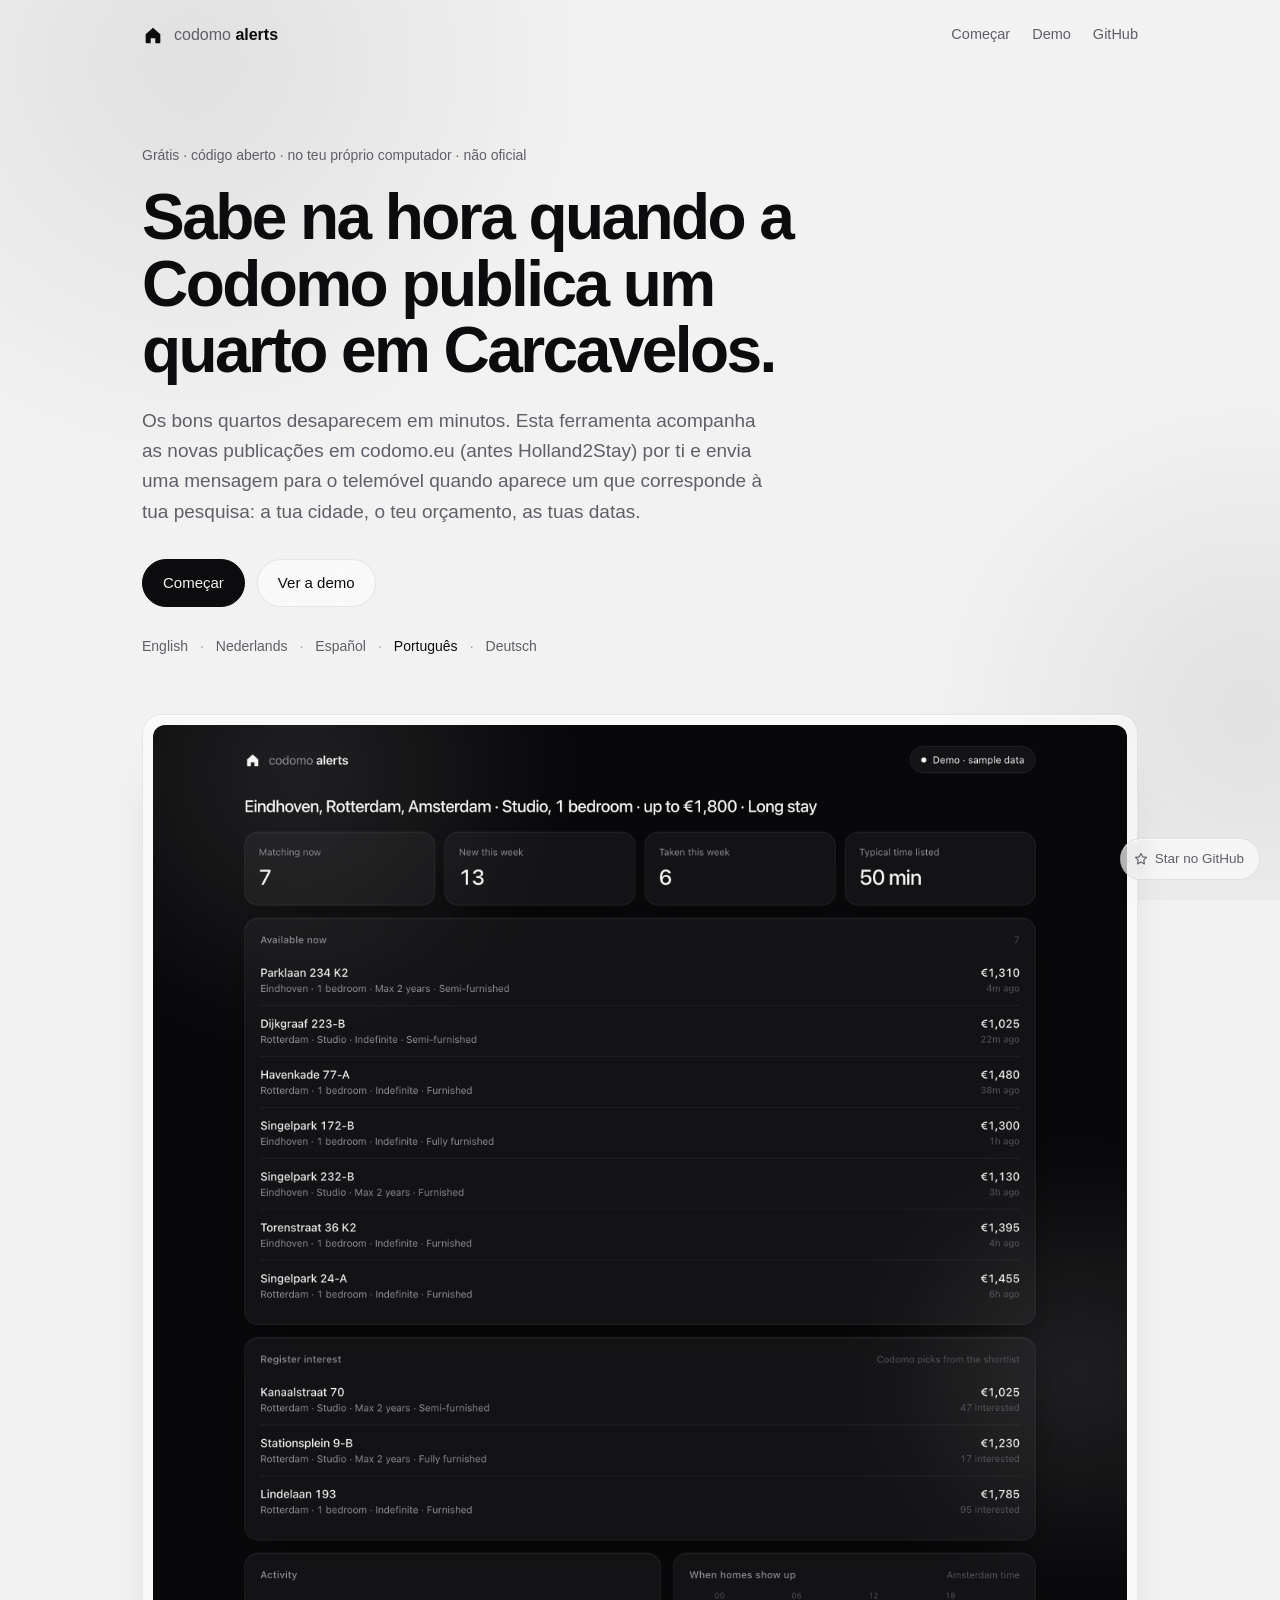
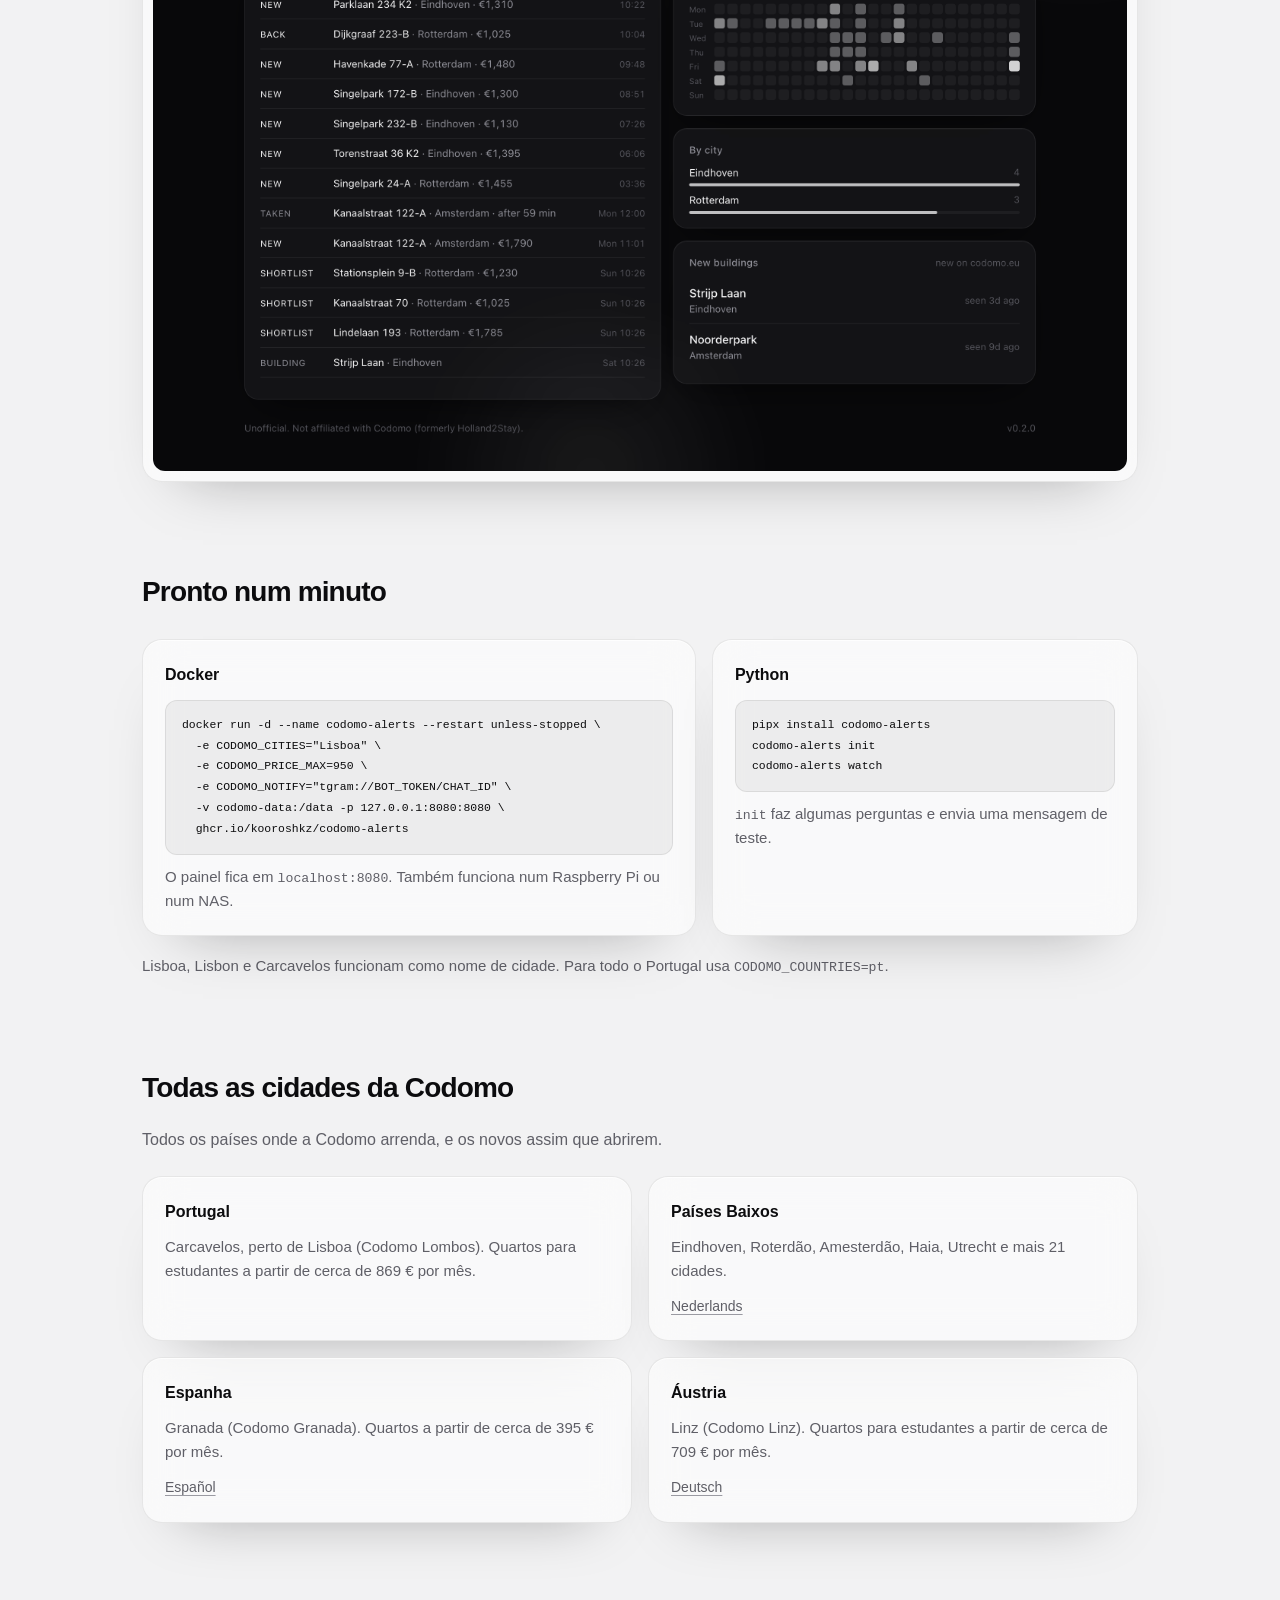
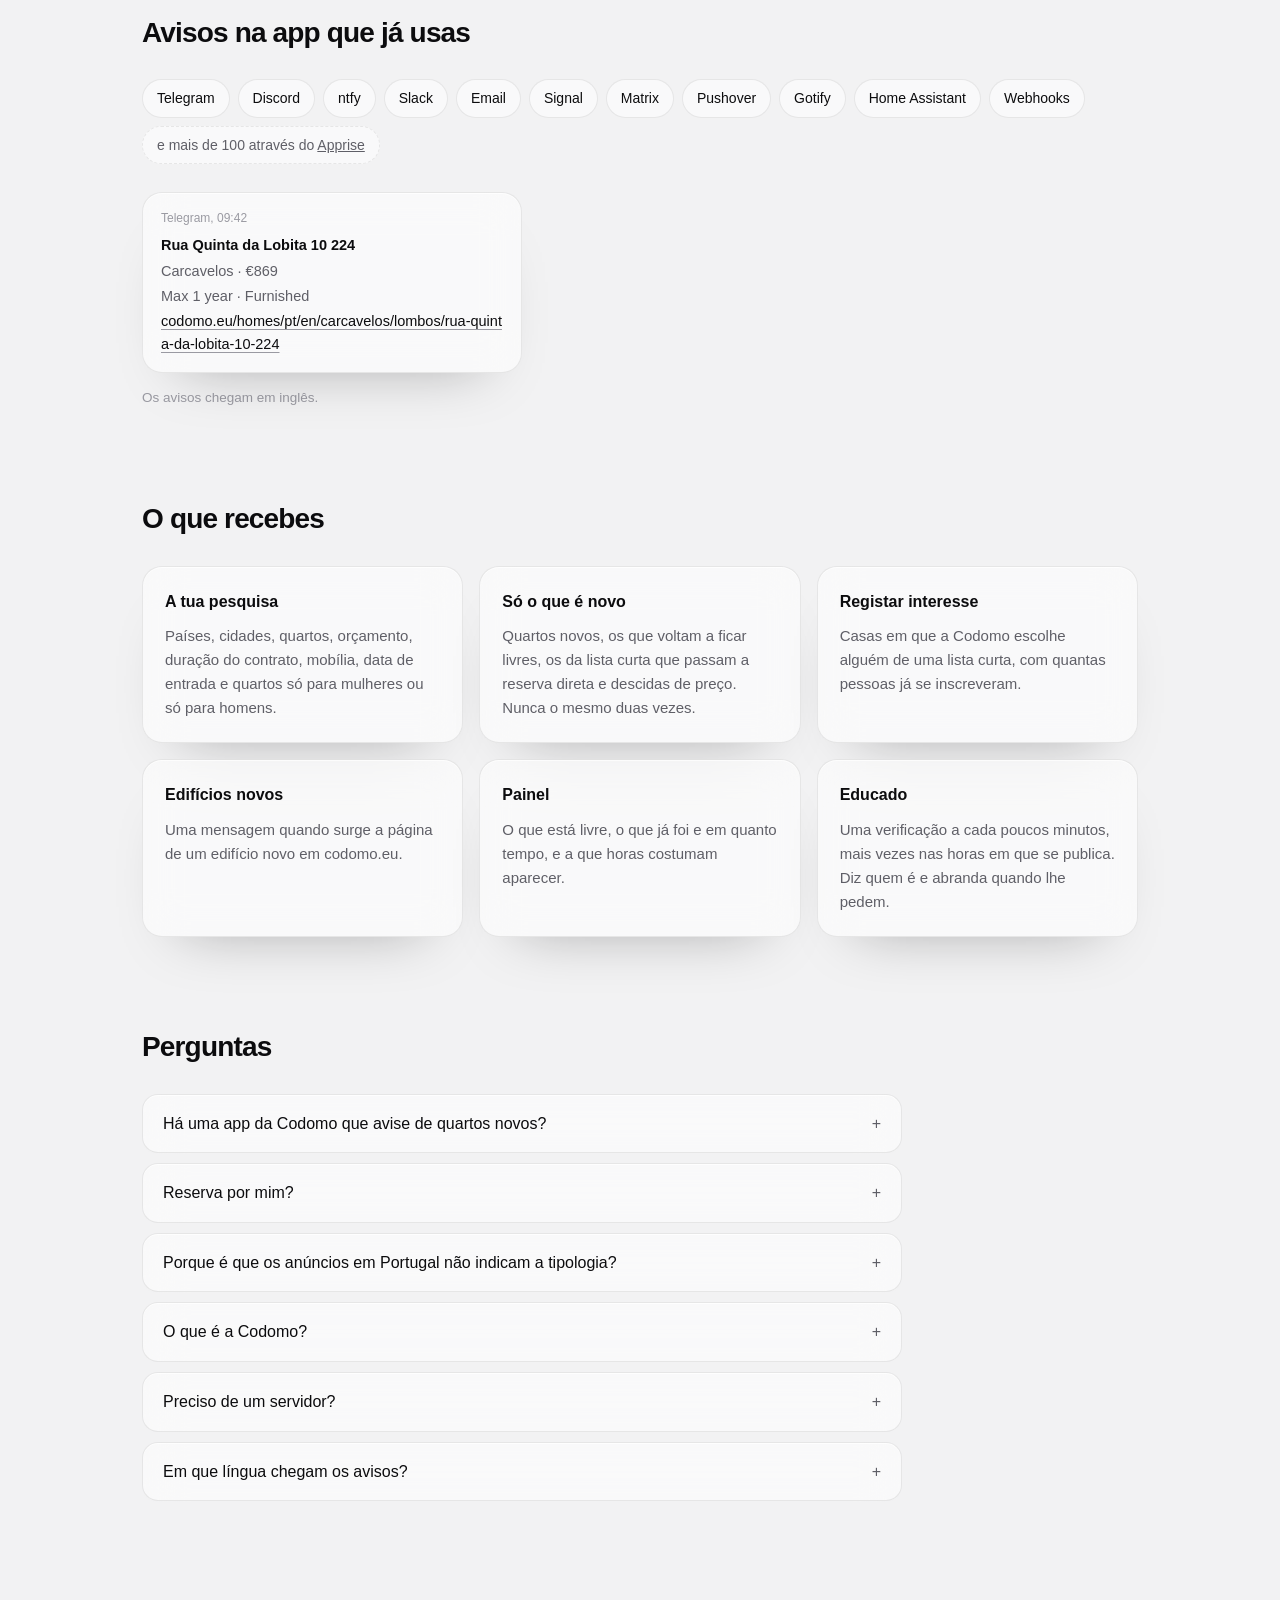
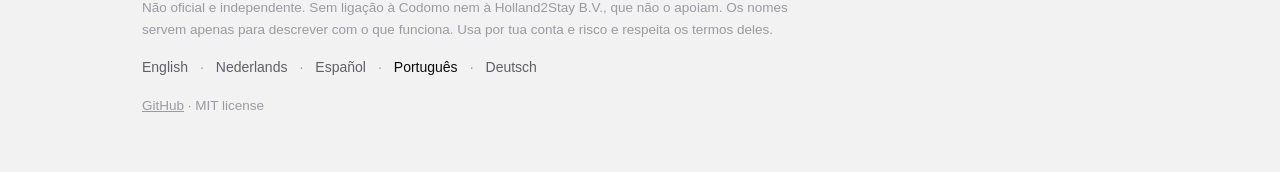
<file: docs/pt/index.html>
<!doctype html>
<html lang="pt-PT">
<head>
  <meta charset="utf-8">
  <meta name="viewport" content="width=device-width, initial-scale=1">
  <meta name="color-scheme" content="dark light">
  <title>Alertas Codomo Lisboa e Carcavelos: aviso de novos quartos</title>
  <meta name="description" content="Alertas gratuitos e de código aberto para novos quartos da Codomo (antes Holland2Stay) em Carcavelos, perto de Lisboa. Uma mensagem no Telegram, Discord, ntfy ou e-mail quando aparece um que te serve.">
  <link rel="canonical" href="https://kooroshkz.github.io/codomo-alerts/pt/">
  <link rel="alternate" hreflang="en" href="https://kooroshkz.github.io/codomo-alerts/">
  <link rel="alternate" hreflang="nl" href="https://kooroshkz.github.io/codomo-alerts/nl/">
  <link rel="alternate" hreflang="es" href="https://kooroshkz.github.io/codomo-alerts/es/">
  <link rel="alternate" hreflang="pt" href="https://kooroshkz.github.io/codomo-alerts/pt/">
  <link rel="alternate" hreflang="de" href="https://kooroshkz.github.io/codomo-alerts/de/">
  <link rel="alternate" hreflang="x-default" href="https://kooroshkz.github.io/codomo-alerts/">
  <meta property="og:type" content="website">
  <meta property="og:site_name" content="Codomo alerts">
  <meta property="og:title" content="Alertas Codomo Lisboa e Carcavelos">
  <meta property="og:description" content="Sabe na hora quando a Codomo publica um quarto em Carcavelos que corresponde à tua pesquisa.">
  <meta property="og:url" content="https://kooroshkz.github.io/codomo-alerts/pt/">
  <meta property="og:image" content="https://kooroshkz.github.io/codomo-alerts/assets/og.png">
  <meta property="og:image:width" content="1280">
  <meta property="og:image:height" content="640">
  <meta property="og:locale" content="pt_PT">
  <meta property="og:locale:alternate" content="en_US">
  <meta property="og:locale:alternate" content="nl_NL">
  <meta property="og:locale:alternate" content="es_ES">
  <meta property="og:locale:alternate" content="de_AT">
  <meta name="twitter:card" content="summary_large_image">
  <meta name="twitter:title" content="Alertas Codomo Lisboa e Carcavelos">
  <meta name="twitter:description" content="Sabe na hora quando a Codomo publica um quarto em Carcavelos que corresponde à tua pesquisa.">
  <meta name="twitter:image" content="https://kooroshkz.github.io/codomo-alerts/assets/og.png">
  <link rel="icon" href="../assets/favicon.svg" type="image/svg+xml">
  <link rel="stylesheet" href="../site.css">
  <script type="application/ld+json">
  {
    "@context": "https://schema.org",
    "@type": "SoftwareApplication",
    "name": "Codomo alerts",
    "alternateName": [
      "codomo-alerts",
      "Holland2Stay alerts",
      "holland2stay-alerts"
    ],
    "description": "Alertas gratuitos para novos quartos da Codomo (antes Holland2Stay) em Carcavelos, Lisboa, e em todos os países da Codomo.",
    "inLanguage": "pt-PT",
    "applicationCategory": "UtilitiesApplication",
    "operatingSystem": "Linux, macOS, Windows, Docker",
    "offers": {
      "@type": "Offer",
      "price": "0",
      "priceCurrency": "EUR"
    },
    "isAccessibleForFree": true,
    "url": "https://kooroshkz.github.io/codomo-alerts/pt/",
    "image": "https://kooroshkz.github.io/codomo-alerts/assets/og.png",
    "screenshot": "https://kooroshkz.github.io/codomo-alerts/assets/dashboard.png",
    "codeRepository": "https://github.com/kooroshkz/codomo-alerts",
    "downloadUrl": "https://github.com/kooroshkz/codomo-alerts",
    "license": "https://opensource.org/licenses/MIT",
    "author": {
      "@type": "Person",
      "name": "kooroshkz",
      "url": "https://github.com/kooroshkz"
    }
  }
  </script>
  <script type="application/ld+json">
  {
    "@context": "https://schema.org",
    "@type": "FAQPage",
    "inLanguage": "pt-PT",
    "mainEntity": [
      {
        "@type": "Question",
        "name": "Há uma app da Codomo que avise de quartos novos?",
        "acceptedAnswer": {
          "@type": "Answer",
          "text": "A Codomo usa o perfil de pesquisa do teu portal de inquilino para as casas com registo de interesse. Para receber uma mensagem por cada nova publicação, filtrada à tua maneira e na app que já usas, existe esta ferramenta gratuita e não oficial."
        }
      },
      {
        "@type": "Question",
        "name": "Reserva por mim?",
        "acceptedAnswer": {
          "@type": "Answer",
          "text": "Não. Avisa-te e tu reservas em codomo.eu. Reservar com ferramentas automáticas vai contra os termos deles. Deixa um separador aberto com a sessão iniciada e ficas a um clique."
        }
      },
      {
        "@type": "Question",
        "name": "Porque é que os anúncios em Portugal não indicam a tipologia?",
        "acceptedAnswer": {
          "@type": "Answer",
          "text": "A Codomo não a indica. São quartos numa residência de estudantes, por isso o filtro bedrooms conta-os como estúdios: studio inclui-os, 2+ não."
        }
      },
      {
        "@type": "Question",
        "name": "O que é a Codomo?",
        "acceptedAnswer": {
          "@type": "Answer",
          "text": "A Codomo, antes Holland2Stay, arrenda quartos, estúdios e apartamentos nos Países Baixos, em Granada, em Carcavelos (Lisboa) e em Linz. Esta ferramenta não é da Codomo."
        }
      },
      {
        "@type": "Question",
        "name": "Preciso de um servidor?",
        "acceptedAnswer": {
          "@type": "Answer",
          "text": "Não. Serve qualquer computador que fique ligado: um portátil ligado à corrente, um Raspberry Pi, um NAS ou um VPS pequeno."
        }
      },
      {
        "@type": "Question",
        "name": "Em que língua chegam os avisos?",
        "acceptedAnswer": {
          "@type": "Answer",
          "text": "Em inglês, tal como o painel."
        }
      }
    ]
  }
  </script>
</head>
<body>
  <div class="backdrop" aria-hidden="true"><span></span><span></span><span></span></div>

  <header class="nav">
    <a class="brand" href="../pt/">
      <svg viewBox="0 0 24 24" aria-hidden="true"><path d="M4 11.2 12 4l8 7.2V20a1 1 0 0 1-1 1h-4.5v-5.5h-5V21H5a1 1 0 0 1-1-1z"/></svg>
      <span>codomo <b>alerts</b></span>
    </a>
    <nav>
      <a href="#start">Começar</a>
      <a href="../demo/">Demo</a>
      <a href="https://github.com/kooroshkz/codomo-alerts">GitHub</a>
    </nav>
  </header>

  <main>
    <section class="hero">
      <p class="eyebrow">Grátis · código aberto · no teu próprio computador · não oficial</p>
      <h1>Sabe na hora quando a Codomo publica um quarto em Carcavelos.</h1>
      <p class="lead">Os bons quartos desaparecem em minutos. Esta ferramenta acompanha as novas publicações em codomo.eu (antes Holland2Stay) por ti e envia uma mensagem para o telemóvel quando aparece um que corresponde à tua pesquisa: a tua cidade, o teu orçamento, as tuas datas.</p>
      <div class="cta">
        <a class="button primary" href="#start">Começar</a>
        <a class="button" href="../demo/">Ver a demo</a>
      </div>
      <p class="langs"><a href="../" hreflang="en" lang="en">English</a> · <a href="../nl/" hreflang="nl" lang="nl">Nederlands</a> · <a href="../es/" hreflang="es" lang="es">Español</a> · <a href="../pt/" hreflang="pt" lang="pt-PT" aria-current="page">Português</a> · <a href="../de/" hreflang="de" lang="de">Deutsch</a></p>
    </section>

    <figure class="shot glass">
      <img src="../assets/dashboard.png" alt="O painel: quartos que te servem, atividade e a que horas aparecem os novos" width="1280" height="1770" loading="lazy">
    </figure>

    <section id="start">
      <h2>Pronto num minuto</h2>
      <div class="two">
        <div class="glass card">
          <h3>Docker</h3>
          <pre><code>docker run -d --name codomo-alerts --restart unless-stopped \
  -e CODOMO_CITIES=&quot;Lisboa&quot; \
  -e CODOMO_PRICE_MAX=950 \
  -e CODOMO_NOTIFY=&quot;tgram://BOT_TOKEN/CHAT_ID&quot; \
  -v codomo-data:/data -p 127.0.0.1:8080:8080 \
  ghcr.io/kooroshkz/codomo-alerts</code></pre>
          <p>O painel fica em <code>localhost:8080</code>. Também funciona num Raspberry Pi ou num NAS.</p>
        </div>
        <div class="glass card">
          <h3>Python</h3>
          <pre><code>pipx install codomo-alerts
codomo-alerts init
codomo-alerts watch</code></pre>
          <p><code>init</code> faz algumas perguntas e envia uma mensagem de teste.</p>
        </div>
      </div>
      <p class="hint">Lisboa, Lisbon e Carcavelos funcionam como nome de cidade. Para todo o Portugal usa <code>CODOMO_COUNTRIES=pt</code>.</p>
    </section>

    <section id="where">
      <h2>Todas as cidades da Codomo</h2>
      <p class="intro">Todos os países onde a Codomo arrenda, e os novos assim que abrirem.</p>
      <div class="grid two-col">
        <div class="glass card"><h3>Portugal</h3><p>Carcavelos, perto de Lisboa (Codomo Lombos). Quartos para estudantes a partir de cerca de 869 € por mês.</p></div>
        <div class="glass card"><h3>Países Baixos</h3><p>Eindhoven, Roterdão, Amesterdão, Haia, Utrecht e mais 21 cidades.</p><a class="more-link" href="../nl/" hreflang="nl" lang="nl">Nederlands</a></div>
        <div class="glass card"><h3>Espanha</h3><p>Granada (Codomo Granada). Quartos a partir de cerca de 395 € por mês.</p><a class="more-link" href="../es/" hreflang="es" lang="es">Español</a></div>
        <div class="glass card"><h3>Áustria</h3><p>Linz (Codomo Linz). Quartos para estudantes a partir de cerca de 709 € por mês.</p><a class="more-link" href="../de/" hreflang="de" lang="de">Deutsch</a></div>
      </div>
    </section>

    <section>
      <h2>Avisos na app que já usas</h2>
      <ul class="chips">
        <li>Telegram</li><li>Discord</li><li>ntfy</li><li>Slack</li><li>Email</li><li>Signal</li>
        <li>Matrix</li><li>Pushover</li><li>Gotify</li><li>Home Assistant</li><li>Webhooks</li>
        <li class="more">e mais de 100 através do <a href="https://github.com/caronc/apprise/wiki">Apprise</a></li>
      </ul>
      <div class="glass message">
        <small>Telegram, 09:42</small>
        <strong>Rua Quinta da Lobita 10 224</strong>
        <span>Carcavelos · €869</span>
        <span>Max 1 year · Furnished</span>
        <span class="link">codomo.eu/homes/pt/en/carcavelos/lombos/rua-quinta-da-lobita-10-224</span>
      </div>
      <p class="note">Os avisos chegam em inglês.</p>
    </section>

    <section>
      <h2>O que recebes</h2>
      <div class="grid">
        <div class="glass card"><h3>A tua pesquisa</h3><p>Países, cidades, quartos, orçamento, duração do contrato, mobília, data de entrada e quartos só para mulheres ou só para homens.</p></div>
        <div class="glass card"><h3>Só o que é novo</h3><p>Quartos novos, os que voltam a ficar livres, os da lista curta que passam a reserva direta e descidas de preço. Nunca o mesmo duas vezes.</p></div>
        <div class="glass card"><h3>Registar interesse</h3><p>Casas em que a Codomo escolhe alguém de uma lista curta, com quantas pessoas já se inscreveram.</p></div>
        <div class="glass card"><h3>Edifícios novos</h3><p>Uma mensagem quando surge a página de um edifício novo em codomo.eu.</p></div>
        <div class="glass card"><h3>Painel</h3><p>O que está livre, o que já foi e em quanto tempo, e a que horas costumam aparecer.</p></div>
        <div class="glass card"><h3>Educado</h3><p>Uma verificação a cada poucos minutos, mais vezes nas horas em que se publica. Diz quem é e abranda quando lhe pedem.</p></div>
      </div>
    </section>

    <section id="faq">
      <h2>Perguntas</h2>
      <div class="faq">
        <details class="glass"><summary>Há uma app da Codomo que avise de quartos novos?</summary><p>A Codomo usa o perfil de pesquisa do teu portal de inquilino para as casas com registo de interesse. Para receber uma mensagem por cada nova publicação, filtrada à tua maneira e na app que já usas, existe esta ferramenta gratuita e não oficial.</p></details>
        <details class="glass"><summary>Reserva por mim?</summary><p>Não. Avisa-te e tu reservas em codomo.eu. Reservar com ferramentas automáticas vai contra os termos deles. Deixa um separador aberto com a sessão iniciada e ficas a um clique.</p></details>
        <details class="glass"><summary>Porque é que os anúncios em Portugal não indicam a tipologia?</summary><p>A Codomo não a indica. São quartos numa residência de estudantes, por isso o filtro <code>bedrooms</code> conta-os como estúdios: <code>studio</code> inclui-os, <code>2+</code> não.</p></details>
        <details class="glass"><summary>O que é a Codomo?</summary><p>A Codomo, antes Holland2Stay, arrenda quartos, estúdios e apartamentos nos Países Baixos, em Granada, em Carcavelos (Lisboa) e em Linz. Esta ferramenta não é da Codomo.</p></details>
        <details class="glass"><summary>Preciso de um servidor?</summary><p>Não. Serve qualquer computador que fique ligado: um portátil ligado à corrente, um Raspberry Pi, um NAS ou um VPS pequeno.</p></details>
        <details class="glass"><summary>Em que língua chegam os avisos?</summary><p>Em inglês, tal como o painel.</p></details>
      </div>
    </section>
  </main>

  <footer>
    <p>Não oficial e independente. Sem ligação à Codomo nem à Holland2Stay B.V., que não o apoiam. Os nomes servem apenas para descrever com o que funciona. Usa por tua conta e risco e respeita os termos deles.</p>
    <p class="langs"><a href="../" hreflang="en" lang="en">English</a> · <a href="../nl/" hreflang="nl" lang="nl">Nederlands</a> · <a href="../es/" hreflang="es" lang="es">Español</a> · <a href="../pt/" hreflang="pt" lang="pt-PT" aria-current="page">Português</a> · <a href="../de/" hreflang="de" lang="de">Deutsch</a></p>
    <p><a href="https://github.com/kooroshkz/codomo-alerts">GitHub</a> · MIT license</p>
  </footer>

  <div class="star">
    <a href="https://github.com/kooroshkz/codomo-alerts" target="_blank" rel="noopener"
       aria-label="Star codomo-alerts on GitHub">
      <svg viewBox="0 0 16 16" aria-hidden="true"><path d="M8 1.6l1.95 3.95 4.36.64-3.16 3.07.75 4.34L8 11.55 4.1 13.6l.75-4.34L1.69 6.19l4.36-.64z"/></svg>
      <span>Star <span class="long">no GitHub</span></span>
      <b id="stars" hidden></b>
    </a>
  </div>
  <script>
    // Star count, once it's worth showing. Cached for an hour per visit.
    (async () => {
      const el = document.getElementById("stars");
      const show = (n) => {
        if (n < 10) return;
        el.textContent = n >= 1000 ? `${(n / 1000).toFixed(1).replace(/\.0$/, "")}k` : String(n);
        el.hidden = false;
      };
      try {
        const cached = JSON.parse(sessionStorage.getItem("codomo-alerts-stars") || "null");
        if (cached && Date.now() - cached.t < 3600e3) return show(cached.n);
      } catch (e) { /* no storage */ }
      try {
        const res = await fetch("https://api.github.com/repos/kooroshkz/codomo-alerts");
        const n = (await res.json()).stargazers_count;
        if (typeof n !== "number") return;
        show(n);
        try { sessionStorage.setItem("codomo-alerts-stars", JSON.stringify({ n, t: Date.now() })); } catch (e) { /* no storage */ }
      } catch (e) { /* offline or rate limited: just the button */ }
    })();
  </script>
</body>
</html>
</file>
<file: docs/site.css>
:root {
  --bg: #08080a;
  --fg: #f4f4f5;
  --muted: #8e8e96;
  --faint: #55555c;
  --glass: rgba(255, 255, 255, 0.045);
  --glass-strong: rgba(255, 255, 255, 0.09);
  --line: rgba(255, 255, 255, 0.08);
  --blob: rgba(255, 255, 255, 0.10);
  --code: rgba(0, 0, 0, 0.35);
  --shadow: 0 1px 0 rgba(255, 255, 255, 0.04) inset, 0 30px 60px -40px rgba(0, 0, 0, 0.9);
  --sans: "Inter", ui-sans-serif, -apple-system, BlinkMacSystemFont, "Segoe UI", Roboto, "Helvetica Neue", Arial, sans-serif;
  --mono: ui-monospace, "SF Mono", Menlo, Consolas, monospace;
}

@media (prefers-color-scheme: light) {
  :root {
    --bg: #f2f2f3;
    --fg: #0c0c0e;
    --muted: #5f5f67;
    --faint: #9a9aa2;
    --glass: rgba(255, 255, 255, 0.55);
    --glass-strong: rgba(255, 255, 255, 0.85);
    --line: rgba(0, 0, 0, 0.08);
    --blob: rgba(0, 0, 0, 0.07);
    --code: rgba(0, 0, 0, 0.05);
    --shadow: 0 1px 0 rgba(255, 255, 255, 0.7) inset, 0 30px 60px -40px rgba(0, 0, 0, 0.35);
  }
}

* { box-sizing: border-box; }
html { scroll-behavior: smooth; }
body {
  margin: 0;
  background: var(--bg);
  color: var(--fg);
  font: 16px/1.6 var(--sans);
  -webkit-font-smoothing: antialiased;
}
a { color: inherit; }
code { font-family: var(--mono); font-size: 0.88em; }

.backdrop { position: fixed; inset: 0; overflow: hidden; pointer-events: none; z-index: 0; }
.backdrop span { position: absolute; border-radius: 50%; background: radial-gradient(circle, var(--blob), transparent 65%); filter: blur(30px); }
.backdrop span:nth-child(1) { width: 70vw; height: 70vw; top: -30vw; left: -20vw; }
.backdrop span:nth-child(2) { width: 55vw; height: 55vw; top: 40vh; right: -25vw; }
.backdrop span:nth-child(3) { width: 45vw; height: 45vw; top: 160vh; left: 10vw; opacity: 0.7; }

.nav, main, footer { position: relative; z-index: 1; max-width: 1040px; margin: 0 auto; padding: 0 22px; }

.nav { display: flex; align-items: center; justify-content: space-between; padding-top: 22px; }
.brand { display: flex; align-items: center; gap: 10px; text-decoration: none; white-space: nowrap; }
.brand svg { width: 22px; height: 22px; fill: var(--fg); }
.brand span { color: var(--muted); }
.brand b { color: var(--fg); font-weight: 600; }
.nav nav { display: flex; gap: 22px; font-size: 14.5px; }
.nav nav a { color: var(--muted); text-decoration: none; }
.nav nav a:hover { color: var(--fg); }

.glass {
  background: var(--glass);
  border: 1px solid var(--line);
  border-radius: 20px;
  backdrop-filter: blur(20px) saturate(140%);
  -webkit-backdrop-filter: blur(20px) saturate(140%);
  box-shadow: var(--shadow);
}

.hero { padding: 96px 0 48px; max-width: 760px; }
.eyebrow { margin: 0 0 18px; color: var(--muted); font-size: 14px; }
h1 { margin: 0; font-size: clamp(38px, 6vw, 64px); line-height: 1.04; letter-spacing: -0.04em; font-weight: 600; }
.lead { margin: 22px 0 0; font-size: 19px; color: var(--muted); max-width: 620px; }
.cta { display: flex; gap: 12px; margin-top: 32px; flex-wrap: wrap; }
.langs { display: flex; flex-wrap: wrap; gap: 4px 12px; margin: 28px 0 0; color: var(--faint); font-size: 14px; }
.langs a { color: var(--muted); text-decoration: none; }
.langs a:hover, .langs a[aria-current] { color: var(--fg); }
.button {
  display: inline-block;
  padding: 11px 20px;
  border-radius: 999px;
  border: 1px solid var(--line);
  background: var(--glass);
  text-decoration: none;
  font-size: 15px;
  backdrop-filter: blur(16px);
  -webkit-backdrop-filter: blur(16px);
}
.button:hover { background: var(--glass-strong); }
.button.primary { background: var(--fg); color: var(--bg); border-color: var(--fg); }
.button.primary:hover { opacity: 0.9; }

.shot { margin: 8px 0 0; padding: 10px; overflow: hidden; }
.shot img { display: block; width: 100%; height: auto; border-radius: 12px; }

section { padding-top: 88px; }
h2 { margin: 0 0 24px; font-size: 28px; letter-spacing: -0.03em; font-weight: 600; }
h3 { margin: 0 0 6px; font-size: 16px; font-weight: 600; }
.card { padding: 22px; }
.card p { margin: 10px 0 0; color: var(--muted); font-size: 15px; }

.two { display: grid; grid-template-columns: 1.3fr 1fr; gap: 16px; }
.two > *, .grid > * { min-width: 0; }  /* let long code lines scroll instead of widening the page */
pre {
  margin: 12px 0 0;
  padding: 14px 16px;
  border-radius: 12px;
  background: var(--code);
  border: 1px solid var(--line);
  overflow-x: auto;
  font-size: 13px;
  line-height: 1.6;
}

.chips { list-style: none; display: flex; flex-wrap: wrap; gap: 8px; padding: 0; margin: 0 0 28px; }
.chips li { padding: 7px 14px; border-radius: 999px; border: 1px solid var(--line); background: var(--glass); font-size: 14px; }
.chips .more { color: var(--muted); border-style: dashed; }

.message { max-width: 380px; padding: 16px 18px; display: grid; gap: 2px; font-size: 14.5px; }
.message small { color: var(--faint); font-size: 12px; margin-bottom: 4px; }
.message span { color: var(--muted); }
.message .link { color: var(--fg); text-decoration: underline; text-underline-offset: 3px; text-decoration-color: var(--faint); word-break: break-all; }

.grid { display: grid; grid-template-columns: repeat(3, 1fr); gap: 16px; }
.grid.two-col { grid-template-columns: repeat(2, 1fr); }
.intro { margin: -8px 0 24px; color: var(--muted); max-width: 680px; }
.hint { margin: 18px 0 0; color: var(--muted); font-size: 15px; max-width: 760px; }
.note { margin: 14px 0 0; color: var(--faint); font-size: 13.5px; }
.more-link { display: inline-block; margin-top: 12px; font-size: 14px; color: var(--muted); text-underline-offset: 3px; text-decoration-color: var(--faint); }
.more-link:hover { color: var(--fg); }

.faq { display: grid; gap: 10px; max-width: 760px; }
.faq details { padding: 16px 20px; border-radius: 16px; }
.faq summary { cursor: pointer; font-weight: 500; list-style: none; }
.faq summary::-webkit-details-marker { display: none; }
.faq summary::after { content: "+"; float: right; color: var(--muted); }
.faq details[open] summary::after { content: "−"; }
.faq p { margin: 10px 0 0; color: var(--muted); }

footer { padding-top: 96px; padding-bottom: 48px; color: var(--faint); font-size: 13.5px; }
footer p { margin: 0 0 8px; max-width: 680px; }
footer .langs { margin: 16px 0; }

.star {
  position: fixed;
  right: 20px;
  bottom: calc(20px + env(safe-area-inset-bottom));
  z-index: 5;
  border-radius: 999px;
  background: var(--glass);
  border: 1px solid var(--line);
  backdrop-filter: blur(16px) saturate(140%);
  -webkit-backdrop-filter: blur(16px) saturate(140%);
  box-shadow: var(--shadow);
  font-size: 13.5px;
}
.star a { display: flex; align-items: center; gap: 7px; padding: 9px 15px 9px 13px; color: var(--muted); text-decoration: none; border-radius: 999px; transition: color 0.15s; }
.star a:hover, .star a:focus-visible { color: var(--fg); }
.star svg { width: 14px; height: 14px; fill: none; stroke: currentColor; stroke-width: 1.3; stroke-linejoin: round; transition: fill 0.15s; }
.star a:hover svg, .star a:focus-visible svg { fill: currentColor; }
.star b { font-weight: 500; color: var(--fg); padding-left: 8px; margin-left: 2px; border-left: 1px solid var(--line); }
.star b[hidden] { display: none; }

@media (max-width: 820px) {
  .two, .grid, .grid.two-col { grid-template-columns: 1fr; }
  .hero { padding-top: 64px; }
  section { padding-top: 64px; }
  .nav nav { gap: 16px; }
  .star { right: 14px; bottom: calc(14px + env(safe-area-inset-bottom)); }
  .star .long { display: none; }
  footer { padding-bottom: 80px; }
}
</file>
